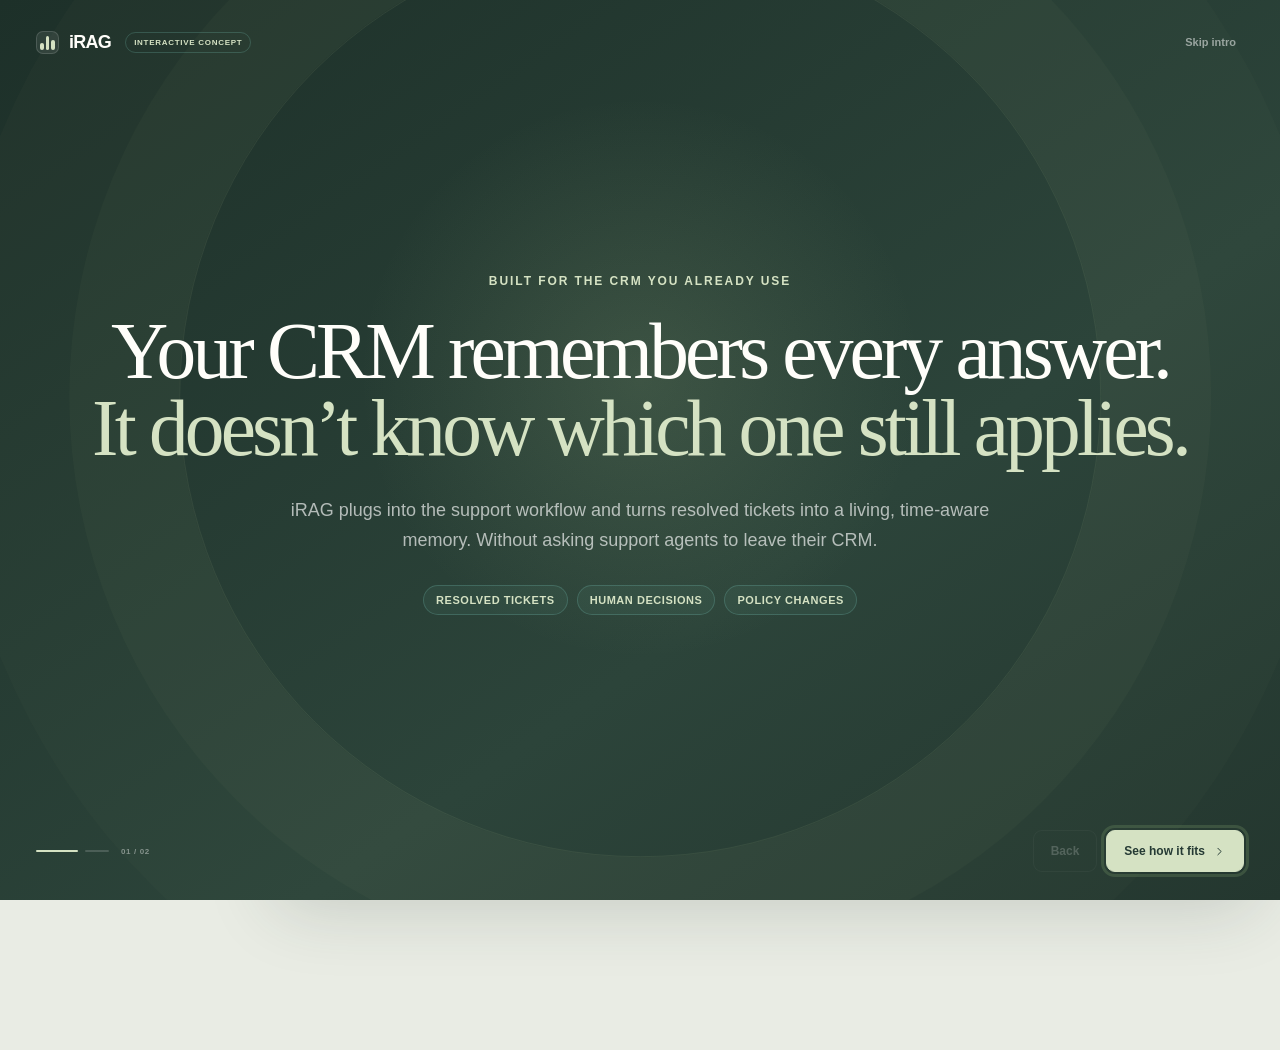
<file: demo/index.html>
<!doctype html>
<html lang="en">
  <head>
    <meta charset="utf-8">
    <meta name="viewport" content="width=device-width, initial-scale=1">
    <meta
      name="description"
      content="An interactive concept demo of iRAG for customer-support teams."
    >
    <title>iRAG - Interactive support concept</title>
    <link rel="stylesheet" href="styles.css">
  </head>
  <body>
    <div class="page-glow" aria-hidden="true"></div>

    <header class="topbar">
      <a class="brand" href="#" aria-label="iRAG home">
        <span class="brand-mark" aria-hidden="true">
          <span></span><span></span><span></span>
        </span>
        <span class="brand-name">iRAG</span>
      </a>
      <div class="topbar-context">
        <span class="concept-pill">Interactive concept</span>
        <span class="topbar-divider" aria-hidden="true"></span>
        <span class="topbar-title">Adaptive resolution memory</span>
      </div>
      <div class="topbar-actions">
        <button class="text-button" id="openOverview" type="button">
          How it works
        </button>
        <button class="icon-button" id="restartDemo" type="button" aria-label="Restart demo">
          <svg viewBox="0 0 24 24" aria-hidden="true">
            <path d="M20 11a8 8 0 1 0-2.34 5.66M20 5v6h-6"/>
          </svg>
        </button>
      </div>
    </header>

    <main class="demo-layout">
      <aside class="tour-rail" aria-label="Demo chapters">
        <div class="rail-intro">
          <span class="eyebrow">Product principles</span>
          <h1>A support memory built to earn trust.</h1>
          <p>Five principles shape every suggestion, decision, and abstention.</p>
        </div>

        <ul class="principle-list" id="principleList">
          <li data-principle="0" class="active">
            <span class="principle-marker" aria-hidden="true"><i></i></span>
            <span>
              <strong>Evidence before answers</strong>
              <small>Every suggestion shows its foundation.</small>
            </span>
          </li>
          <li data-principle="1">
            <span class="principle-marker" aria-hidden="true"><i></i></span>
            <span>
              <strong>Living organizational memory</strong>
              <small>Learn from real, validated resolutions.</small>
            </span>
          </li>
          <li data-principle="2">
            <span class="principle-marker" aria-hidden="true"><i></i></span>
            <span>
              <strong>Time-aware relevance</strong>
              <small>Current matters more than merely similar.</small>
            </span>
          </li>
          <li data-principle="3">
            <span class="principle-marker" aria-hidden="true"><i></i></span>
            <span>
              <strong>Human-governed autonomy</strong>
              <small>Teams define when iRAG can assist, act, or abstain.</small>
            </span>
          </li>
          <li data-principle="4">
            <span class="principle-marker" aria-hidden="true"><i></i></span>
            <span>
              <strong>No evidence, no guess</strong>
              <small>Abstention is a feature, not a failure.</small>
            </span>
          </li>
        </ul>

        <div class="rail-footer">
          <div class="privacy-lock" aria-hidden="true">
            <svg viewBox="0 0 24 24">
              <rect x="5" y="10" width="14" height="10" rx="2"/>
              <path d="M8 10V7a4 4 0 0 1 8 0v3"/>
            </svg>
          </div>
          <p><strong>Human-first by design</strong><br>Every suggestion remains attributable and reviewable.</p>
        </div>
      </aside>

      <section class="workspace-shell" aria-label="Simulated support workspace">
        <div class="workspace-header">
          <div class="workspace-brand">
            <span class="workspace-logo">A</span>
            <span>
              <strong>Acme Support</strong>
              <small>Agent workspace</small>
            </span>
          </div>
          <div class="workspace-search" aria-hidden="true">
            <svg viewBox="0 0 24 24">
              <circle cx="11" cy="11" r="7"/>
              <path d="m20 20-4-4"/>
            </svg>
            <span>Search tickets and customers</span>
            <kbd>⌘ K</kbd>
          </div>
          <div class="agent-avatar" aria-label="Signed in as Maya Chen">MC</div>
        </div>

        <div class="ticket-toolbar">
          <div>
            <button class="back-button" type="button" aria-label="Back to tickets">
              <svg viewBox="0 0 24 24" aria-hidden="true"><path d="m15 18-6-6 6-6"/></svg>
            </button>
            <span class="ticket-id" id="ticketId">Ticket #5943</span>
            <span class="ticket-status" id="ticketStatus">Open</span>
          </div>
          <div class="toolbar-actions">
            <button type="button" aria-label="More ticket actions">
              <svg viewBox="0 0 24 24" aria-hidden="true">
                <circle cx="5" cy="12" r="1"/><circle cx="12" cy="12" r="1"/><circle cx="19" cy="12" r="1"/>
              </svg>
            </button>
            <button class="secondary-button" type="button">Assign</button>
          </div>
        </div>

        <div class="workspace-content">
          <aside class="customer-column">
            <div class="customer-card">
              <div class="customer-heading">
                <div class="customer-avatar" id="customerAvatar">AL</div>
                <div>
                  <strong id="customerName">Alex Lewis</strong>
                  <span id="customerEmail">alex.lewis@example.com</span>
                </div>
              </div>
              <dl>
                <div>
                  <dt>Plan</dt>
                  <dd id="customerPlan">Professional</dd>
                </div>
                <div>
                  <dt>Customer since</dt>
                  <dd id="customerSince">March 2022</dd>
                </div>
                <div>
                  <dt>Previous tickets</dt>
                  <dd id="previousTickets">4</dd>
                </div>
              </dl>
            </div>

            <div class="field-group">
              <span class="field-label">Ticket fields</span>
              <label>
                Topic
                <span class="select-display" id="ticketTopic">Billing &amp; refunds</span>
              </label>
              <label>
                Priority
                <span class="select-display">Normal</span>
              </label>
              <label>
                Product
                <span class="select-display">Acme Suite</span>
              </label>
            </div>
          </aside>

          <article class="conversation-column">
            <div class="conversation-header">
              <div>
                <span class="channel-pill">
                  <svg viewBox="0 0 24 24" aria-hidden="true">
                    <path d="M4 4h16v16H4z"/><path d="m4 6 8 6 8-6"/>
                  </svg>
                  Email
                </span>
                <span class="received-time">Received 8 minutes ago</span>
              </div>
              <button class="watch-button" type="button">
                <svg viewBox="0 0 24 24" aria-hidden="true"><path d="M2 12s3.5-6 10-6 10 6 10 6-3.5 6-10 6S2 12 2 12Z"/><circle cx="12" cy="12" r="2.5"/></svg>
                Follow
              </button>
            </div>

            <div class="message-card">
              <div class="message-meta">
                <div class="message-avatar" id="messageAvatar">AL</div>
                <div>
                  <strong id="messageSender">Alex Lewis</strong>
                  <span>To: Acme Support</span>
                </div>
                <time id="messageTime">10:42 AM</time>
              </div>
              <div class="message-body">
                <h2 id="ticketSubject">Refund request after 20 days</h2>
                <p id="ticketMessage">
                  Hi, I purchased an annual subscription 20 days ago, but it isn't
                  the right fit for our team. Can I still receive a full refund?
                </p>
                <p id="ticketSignoff">Thanks,<br>Alex</p>
              </div>
            </div>

            <div class="autonomous-reply" id="autonomousReply" hidden>
              <div class="autonomous-reply-meta">
                <span class="automation-avatar" aria-hidden="true">iR</span>
                <div>
                  <strong>iRAG autonomous resolution</strong>
                  <span>Sent via Acme Support</span>
                </div>
                <time>11:24 AM</time>
              </div>
              <div class="autonomous-reply-body">
                <p>
                  Hi Jordan,<br><br>
                  Your purchase was made 7 days ago and is eligible under our
                  current 14-day refund policy. I have initiated a full refund.
                  It should appear on your original payment method within 5 to 7
                  business days.<br><br>
                  Best,<br>Acme Support
                </p>
                <div>
                  <span>Answered autonomously</span>
                  <span>Evidence attached</span>
                </div>
              </div>
            </div>

            <div class="reply-composer" id="replyComposer">
              <div class="composer-tabs">
                <button class="active" type="button">Public reply</button>
                <button type="button">Internal note</button>
              </div>
              <div
                class="composer-editor"
                id="composerEditor"
                contenteditable="true"
                role="textbox"
                aria-label="Reply editor"
                data-placeholder="Write a reply…"
              ></div>
              <div class="composer-footer">
                <div>
                  <button type="button" aria-label="Format text"><strong>Aa</strong></button>
                  <button type="button" aria-label="Attach file">
                    <svg viewBox="0 0 24 24" aria-hidden="true"><path d="m21 11-8.5 8.5a6 6 0 0 1-8.5-8.5l9-9a4 4 0 1 1 5.5 5.8L9.8 16.5a2 2 0 0 1-2.8-2.8l8-8"/></svg>
                  </button>
                </div>
                <button class="submit-button" id="submitReply" type="button" disabled>
                  Submit as solved
                </button>
              </div>
            </div>
          </article>

          <aside class="irag-panel" aria-label="iRAG assistant panel">
            <div class="irag-header">
              <div class="irag-title">
                <span class="irag-symbol" aria-hidden="true">
                  <svg viewBox="0 0 24 24">
                    <path d="M5 18V9m7 9V5m7 13v-7"/>
                    <circle cx="5" cy="6" r="2"/><circle cx="12" cy="2.5" r="2"/><circle cx="19" cy="8" r="2"/>
                  </svg>
                </span>
                <div>
                  <strong>iRAG</strong>
                  <small>Resolution memory</small>
                </div>
              </div>
              <span class="state-badge" id="stateBadge">
                <span></span>Observing
              </span>
            </div>

            <div class="panel-scroll">
              <section class="panel-screen active" data-screen="0">
                <div class="panel-hero">
                  <span class="panel-kicker">A familiar question</span>
                  <h3>This ticket resembles earlier refund decisions.</h3>
                  <p>iRAG is searching resolved tickets before offering any guidance.</p>
                </div>
                <div class="scan-visual" aria-label="Searching resolution memory">
                  <div class="scan-line"></div>
                  <div class="memory-row">
                    <span></span><span></span><span></span>
                  </div>
                  <div class="memory-row short">
                    <span></span><span></span>
                  </div>
                  <div class="memory-row">
                    <span></span><span></span><span></span>
                  </div>
                </div>
                <div class="quiet-note">
                  <svg viewBox="0 0 24 24" aria-hidden="true"><circle cx="12" cy="12" r="9"/><path d="M12 11v5m0-8v.01"/></svg>
                  <p>While observing, iRAG evaluates silently. The human agent remains the only decision-maker.</p>
                </div>
              </section>

              <section class="panel-screen" data-screen="1">
                <div class="panel-section-heading">
                  <div>
                    <span class="panel-kicker">Resolution memory</span>
                    <h3>2 strong precedents found</h3>
                  </div>
                  <span class="result-count">2 of 1,842</span>
                </div>

                <article class="precedent-card old">
                  <div class="precedent-top">
                    <span class="ticket-link">#1842</span>
                    <span class="age-pill">14 months ago</span>
                  </div>
                  <h4>Annual plan refund after 22 days</h4>
                  <blockquote>“A full refund is available within 30 days of purchase.”</blockquote>
                  <div class="score-bars">
                    <div>
                      <span>Semantic match</span><strong>96%</strong>
                      <i><b style="width: 96%"></b></i>
                    </div>
                    <div>
                      <span>Temporal weight</span><strong>38%</strong>
                      <i><b style="width: 38%"></b></i>
                    </div>
                  </div>
                </article>

                <article class="precedent-card recent">
                  <div class="precedent-top">
                    <span class="ticket-link">#4921</span>
                    <span class="age-pill new">12 days ago</span>
                  </div>
                  <h4>Refund requested after 18 days</h4>
                  <blockquote>“The updated policy limits full refunds to 14 days.”</blockquote>
                  <div class="score-bars">
                    <div>
                      <span>Semantic match</span><strong>89%</strong>
                      <i><b style="width: 89%"></b></i>
                    </div>
                    <div>
                      <span>Temporal weight</span><strong>98%</strong>
                      <i><b style="width: 98%"></b></i>
                    </div>
                  </div>
                </article>
              </section>

              <section class="panel-screen" data-screen="2">
                <div class="drift-alert">
                  <div class="drift-icon">
                    <svg viewBox="0 0 24 24" aria-hidden="true">
                      <path d="M4 18 10 12l4 4 6-9"/><path d="M16 7h4v4"/>
                    </svg>
                  </div>
                  <div>
                    <span>Knowledge drift detected</span>
                    <strong>Refund policy changed recently</strong>
                  </div>
                </div>

                <div class="ranking-card">
                  <span class="panel-kicker">Temporal reranking</span>
                  <h3>The newer precedent is more reliable.</h3>
                  <p>
                    Ticket #1842 is a closer wording match, but #4921 reflects the
                    latest accepted outcome.
                  </p>
                  <div class="ranking-equation">
                    <div>
                      <span>Semantic relevance</span>
                      <strong>×</strong>
                      <span>Time-aware weight</span>
                    </div>
                    <p>= evidence priority</p>
                  </div>
                  <div class="rank-result">
                    <span class="rank-number">1</span>
                    <div>
                      <strong>#4921 · Current policy</strong>
                      <span>Final score 0.87</span>
                    </div>
                    <span class="rank-arrow">↑</span>
                  </div>
                  <div class="rank-result muted">
                    <span class="rank-number">2</span>
                    <div>
                      <strong>#1842 · Superseded policy</strong>
                      <span>Final score 0.36</span>
                    </div>
                    <span class="rank-arrow">↓</span>
                  </div>
                </div>
              </section>

              <section class="panel-screen" data-screen="3">
                <div class="suggestion-heading">
                  <div class="suggestion-icon">
                    <svg viewBox="0 0 24 24" aria-hidden="true">
                      <path d="M9 18h6M10 22h4M8.5 14.5A6 6 0 1 1 16 14c-.7.55-1 1.2-1 2H9c0-.7-.1-1-.5-1.5Z"/>
                    </svg>
                  </div>
                  <div>
                    <span class="panel-kicker">Evidence-grounded draft</span>
                    <h3>Suggested reply</h3>
                  </div>
                </div>

                <div class="draft-card">
                  <p>
                    Hi Alex,<br><br>
                    Thanks for reaching out. Under our current policy, full refunds
                    are available within 14 days of purchase. Because your purchase
                    was made 20 days ago, it is outside the refund window.
                    <br><br>
                    I can still help you review alternative plan options.
                  </p>
                  <div class="evidence-line">
                    <span>Grounded in</span>
                    <button type="button">#4921</button>
                    <button type="button">Policy update · Jun 18</button>
                  </div>
                </div>

                <div class="decision-actions" id="decisionActions">
                  <button class="accept-button" type="button" data-decision="accept">
                    <svg viewBox="0 0 24 24" aria-hidden="true"><path d="m5 12 4 4L19 6"/></svg>
                    Use reply
                  </button>
                  <button type="button" data-decision="edit">
                    <svg viewBox="0 0 24 24" aria-hidden="true"><path d="m4 20 4.5-1L19 8.5 15.5 5 5 15.5 4 20Z"/><path d="m13.5 7 3.5 3.5"/></svg>
                    Edit
                  </button>
                  <button type="button" data-decision="reject">
                    <svg viewBox="0 0 24 24" aria-hidden="true"><path d="m6 6 12 12M18 6 6 18"/></svg>
                    Dismiss
                  </button>
                </div>

                <div class="decision-confirmation" id="decisionConfirmation" aria-live="polite">
                  <svg viewBox="0 0 24 24" aria-hidden="true"><path d="m5 12 4 4L19 6"/></svg>
                  <div>
                    <strong>Draft added to the reply</strong>
                    <span>The final response remains yours.</span>
                  </div>
                </div>
              </section>

              <section class="panel-screen" data-screen="4" aria-hidden="true"></section>

              <section class="panel-screen" data-screen="5">
                <div class="abstain-visual">
                  <div class="abstain-rings">
                    <span></span><span></span><span></span>
                    <svg viewBox="0 0 24 24" aria-hidden="true">
                      <path d="M12 3a9 9 0 1 0 9 9"/><path d="M12 8v5m0 3v.01"/>
                    </svg>
                  </div>
                </div>
                <div class="panel-hero centered">
                  <span class="panel-kicker">Insufficient evidence</span>
                  <h3>iRAG chose not to answer.</h3>
                  <p>
                    No resolved ticket directly supports recovery of a deleted custom
                    integration. Guessing would create an unsupported promise.
                  </p>
                </div>
                <div class="escalation-card">
                  <div>
                    <span>Recommended action</span>
                    <strong>Escalate to Integrations Engineering</strong>
                  </div>
                  <button type="button">Apply</button>
                </div>
                <div class="quiet-note">
                  <svg viewBox="0 0 24 24" aria-hidden="true"><path d="M12 22s8-4 8-10V5l-8-3-8 3v7c0 6 8 10 8 10Z"/><path d="m9 12 2 2 4-4"/></svg>
                  <p>Abstention is a first-class outcome. Not a system failure.</p>
                </div>
              </section>

              <section class="panel-screen" data-screen="6" aria-hidden="true"></section>
              <section class="panel-screen" data-screen="7" aria-hidden="true"></section>
              <section class="panel-screen" data-screen="8">
                <div class="panel-hero">
                  <span class="panel-kicker">Autonomy check</span>
                  <h3>This case is proven and in scope.</h3>
                  <p>
                    Before acting, iRAG verifies that current evidence and every
                    team-defined guardrail are satisfied.
                  </p>
                </div>

                <div class="guardrail-checks">
                  <div>
                    <i>✓</i>
                    <span><strong>Current policy match</strong><small>14-day refund policy · 99%</small></span>
                  </div>
                  <div>
                    <i>✓</i>
                    <span><strong>Validated precedents</strong><small>27 recent approved resolutions</small></span>
                  </div>
                  <div>
                    <i>✓</i>
                    <span><strong>Risk boundary</strong><small>Standard refund · Low risk</small></span>
                  </div>
                  <div>
                    <i>✓</i>
                    <span><strong>Knowledge stability</strong><small>No drift detected in 30 days</small></span>
                  </div>
                </div>

                <div class="autonomy-decision-card">
                  <span>Decision</span>
                  <strong>Resolve autonomously</strong>
                  <small>All 4 guardrails passed</small>
                </div>
              </section>

              <section class="panel-screen" data-screen="9">
                <div class="autonomous-success">
                  <span>
                    <svg viewBox="0 0 24 24" aria-hidden="true"><path d="m5 12 4 4L19 6"/></svg>
                  </span>
                  <div>
                    <small>Autonomous action completed</small>
                    <h3>Resolved in 1.8 seconds</h3>
                  </div>
                </div>

                <div class="audit-card">
                  <div class="audit-heading">
                    <span>Decision record</span>
                    <strong>AUTO-6127</strong>
                  </div>
                  <dl>
                    <div><dt>Action</dt><dd>Refund initiated</dd></div>
                    <div><dt>Policy</dt><dd>Refunds · Jun 18</dd></div>
                    <div><dt>Evidence</dt><dd>27 approved cases</dd></div>
                    <div><dt>Scope</dt><dd>Low-risk billing</dd></div>
                  </dl>
                </div>

                <div class="monitoring-card">
                  <i></i>
                  <div>
                    <strong>Post-action monitoring is active</strong>
                    <p>Overrides or policy drift will immediately narrow this autonomous scope.</p>
                  </div>
                </div>

                <div class="audit-actions">
                  <button type="button">View evidence</button>
                  <button type="button">Open audit log</button>
                </div>
              </section>

              <section class="panel-screen" data-screen="10" aria-hidden="true"></section>
              <section class="panel-screen" data-screen="11" aria-hidden="true"></section>
            </div>
          </aside>
        </div>

        <div class="workspace-disclaimer">
          <span>Scripted product concept</span>
          <span>•</span>
          <span>Synthetic customer data</span>
          <span>•</span>
          <span>No live systems connected</span>
        </div>
      </section>
    </main>

    <section
      class="intro-overlay active"
      id="introOverlay"
      role="dialog"
      aria-modal="true"
      aria-hidden="false"
      aria-labelledby="introTitle"
    >
      <div class="intro-glow" aria-hidden="true"></div>
      <header class="intro-header">
        <div class="intro-brand">
          <span class="brand-mark" aria-hidden="true">
            <span></span><span></span><span></span>
          </span>
          <span class="brand-name">iRAG</span>
          <i>Interactive concept</i>
        </div>
        <button id="introSkip" type="button">Skip intro</button>
      </header>

      <div class="intro-stage">
        <article class="intro-slide intro-problem active" data-intro-slide="0">
          <span class="intro-kicker">Built for the CRM you already use</span>
          <h1 id="introTitle">
            Your CRM remembers every answer.<br>
            <em>It doesn’t know which one still applies.</em>
          </h1>
          <p>
            iRAG plugs into the support workflow and turns resolved tickets into
            a living, time-aware memory. Without asking support agents to leave their CRM.
          </p>
          <div class="intro-source-list" aria-label="Signals already present in a CRM">
            <span>Resolved tickets</span>
            <span>Human decisions</span>
            <span>Policy changes</span>
          </div>
        </article>

        <article class="intro-slide intro-architecture" data-intro-slide="1">
          <span class="intro-kicker">An adaptive layer, not another destination</span>
          <h2 id="introArchitectureTitle">From resolved work to the next best action.</h2>
          <p>
            iRAG sits inside the existing CRM loop, learns from validated outcomes,
            and intervenes only when its evidence supports it.
          </p>

          <div class="integration-flow" aria-label="How iRAG integrates with a CRM">
            <article>
              <span class="flow-number">01</span>
              <small>Your CRM</small>
              <strong>Support work is resolved</strong>
              <p>Tickets, decisions, and changing policies remain in the system of record.</p>
            </article>
            <div class="flow-connector" aria-hidden="true">
              <span>Accepted outcomes</span>
              <i>→</i>
            </div>
            <article class="irag-flow-card">
              <span class="flow-number">02</span>
              <small>iRAG</small>
              <strong>A living memory forms</strong>
              <p>Retrieve semantically, weight temporally, and keep evidence attached.</p>
            </article>
            <div class="flow-connector" aria-hidden="true">
              <span>Contextual guidance</span>
              <i>→</i>
            </div>
            <article>
              <span class="flow-number">03</span>
              <small>Agent + automation</small>
              <strong>Assist or safely automate</strong>
              <p>Suggest, resolve within guardrails, escalate, and learn from approved outcomes.</p>
            </article>
          </div>

          <div class="integration-note">
            <strong>No rip-and-replace.</strong>
            iRAG learns from the work already happening inside the support team.
          </div>
        </article>
      </div>

      <footer class="intro-footer">
        <div class="intro-progress" aria-label="Intro screen 1 of 2">
          <span class="active"></span><span></span>
          <small id="introProgressLabel">01 / 02</small>
        </div>
        <div>
          <button class="intro-back" id="introBack" type="button" disabled>Back</button>
          <button class="intro-next" id="introNext" type="button">
            See how it fits
            <svg viewBox="0 0 24 24" aria-hidden="true"><path d="m9 18 6-6-6-6"/></svg>
          </button>
        </div>
      </footer>
    </section>

    <section
      class="question-interstitial"
      id="questionInterstitial"
      role="dialog"
      aria-modal="true"
      aria-hidden="true"
      aria-labelledby="interstitialTitle"
    >
      <div class="interstitial-glow" aria-hidden="true"></div>
      <div class="interstitial-brand" aria-hidden="true">
        <span class="brand-mark">
          <span></span><span></span><span></span>
        </span>
        <span class="brand-name">iRAG</span>
      </div>
      <div class="interstitial-content">
        <span class="interstitial-kicker">The reliability test</span>
        <span class="interstitial-question-mark" aria-hidden="true">?</span>
        <h2 id="interstitialTitle">What if we don’t have evidence?</h2>
        <p>
          A trustworthy assistant is defined not only by what it answers,
          but also by what it refuses to invent.
        </p>
        <div class="interstitial-principle">
          <span>No precedent</span>
          <i aria-hidden="true">→</i>
          <strong>No unsupported answer</strong>
        </div>
      </div>
      <div class="interstitial-controls">
        <button id="interstitialBack" type="button">Back</button>
        <button class="interstitial-next" id="interstitialNext" type="button">
          Test uncertainty
          <svg viewBox="0 0 24 24" aria-hidden="true"><path d="m9 18 6-6-6-6"/></svg>
        </button>
      </div>
    </section>

    <section
      class="autonomy-interstitial"
      id="autonomyInterstitial"
      role="dialog"
      aria-modal="true"
      aria-hidden="true"
      aria-labelledby="trustTitle"
    >
      <div class="interstitial-glow" aria-hidden="true"></div>
      <div class="interstitial-brand" aria-hidden="true">
        <span class="brand-mark">
          <span></span><span></span><span></span>
        </span>
        <span class="brand-name">iRAG</span>
      </div>

      <div class="autonomy-stage">
        <article class="autonomy-slide active" data-autonomy-slide="0">
          <span class="interstitial-kicker">Progressive autonomy</span>
          <h2 id="trustTitle">Trust is earned one approved answer at a time.</h2>
          <p>
            iRAG starts by observing and suggesting. As support agents repeatedly
            approve recent, evidence-backed answers, the system learns exactly
            where its recommendations are reliable.
          </p>
          <div class="trust-evidence">
            <article>
              <strong>1,248</strong>
              <span>Recent approved resolutions</span>
            </article>
            <article>
              <strong>94%</strong>
              <span>Accepted without edits</span>
            </article>
            <article>
              <strong>30 days</strong>
              <span>Stable policy window</span>
            </article>
          </div>
          <small class="illustrative-note">Illustrative thresholds for this product concept</small>
        </article>

        <article class="autonomy-slide" data-autonomy-slide="1">
          <span class="interstitial-kicker">Autonomy within guardrails</span>
          <h2 id="autonomyTitle">
            From copilot to autopilot, <em>only where trust is earned.</em>
          </h2>
          <p>
            For repeatable, low-risk cases inside a proven scope, iRAG can answer
            autonomously while still citing evidence, monitoring change, and
            escalating anything uncertain.
          </p>
          <div class="autonomy-ladder" aria-label="iRAG progression toward autonomy">
            <article class="complete">
              <i></i><span>01</span><strong>Observe</strong><small>Learn silently</small>
            </article>
            <article class="complete">
              <i></i><span>02</span><strong>Suggest</strong><small>Human approval</small>
            </article>
            <article class="active">
              <i></i><span>03</span><strong>Resolve</strong><small>Within guardrails</small>
            </article>
            <article>
              <i></i><span>04</span><strong>Escalate</strong><small>Whenever uncertain</small>
            </article>
          </div>
          <div class="autonomy-promise">
            Autonomy expands with validated evidence and contracts when the evidence changes.
          </div>
        </article>
      </div>

      <div class="interstitial-controls">
        <button id="autonomyBack" type="button">Back</button>
        <button class="interstitial-next" id="autonomyNext" type="button">
          See guarded autonomy
          <svg viewBox="0 0 24 24" aria-hidden="true"><path d="m9 18 6-6-6-6"/></svg>
        </button>
      </div>
    </section>

    <section
      class="duality-interstitial"
      id="dualityInterstitial"
      role="dialog"
      aria-modal="true"
      aria-hidden="true"
      aria-labelledby="dualityTitle"
    >
      <div class="interstitial-glow" aria-hidden="true"></div>
      <div class="interstitial-brand" aria-hidden="true">
        <span class="brand-mark">
          <span></span><span></span><span></span>
        </span>
        <span class="brand-name">iRAG</span>
      </div>

      <div class="duality-content">
        <span class="interstitial-kicker">Two engines, one adaptive system</span>
        <h2 id="dualityTitle">
          It knows what matters <em>now.</em><br>
          It earns the right to <em>act.</em>
        </h2>

        <div class="duality-grid">
          <article>
            <span class="duality-number">01</span>
            <small>Temporal intelligence</small>
            <h3>Relevant tickets, understood through time.</h3>
            <p>
              Semantic similarity finds related resolutions. Temporal weighting
              determines which evidence still reflects the current reality.
            </p>
            <div class="duality-formula">
              <span>Semantic relevance</span>
              <i>+</i>
              <span>Temporal weight</span>
              <i>=</i>
              <strong>Current evidence</strong>
            </div>
          </article>

          <div class="duality-link" aria-hidden="true">
            <span>+</span>
          </div>

          <article>
            <span class="duality-number">02</span>
            <small>Earned autonomy</small>
            <h3>Trust accumulates, autonomy follows.</h3>
            <p>
              Every recent approved outcome strengthens measurable trust. Stable
              evidence lets iRAG move from suggestion to guarded autonomous action.
            </p>
            <div class="duality-formula">
              <span>Approved outcomes</span>
              <i>+</i>
              <span>Stable accuracy</span>
              <i>=</i>
              <strong>Guarded autonomy</strong>
            </div>
          </article>
        </div>

        <p class="duality-summary">
          Know which answer still applies. Earn the confidence to act on it.
        </p>
      </div>

      <div class="interstitial-controls">
        <button id="dualityBack" type="button">Back</button>
        <button class="interstitial-next" id="dualityNext" type="button">
          See the finale
          <svg viewBox="0 0 24 24" aria-hidden="true"><path d="m9 18 6-6-6-6"/></svg>
        </button>
      </div>
    </section>

    <section
      class="outro-interstitial"
      id="outroInterstitial"
      role="dialog"
      aria-modal="true"
      aria-hidden="true"
      aria-labelledby="outroTitle"
    >
      <div class="interstitial-glow" aria-hidden="true"></div>
      <div class="outro-content">
        <div class="outro-logo" aria-label="iRAG">
          <span class="brand-mark" aria-hidden="true">
            <span></span><span></span><span></span>
          </span>
          <strong>iRAG</strong>
        </div>
        <span class="interstitial-kicker">Temporal-aware RAG · Human-governed autonomy</span>
        <h2 id="outroTitle">
          Support knowledge changes.<br>
          <em>Your AI should know when.</em>
        </h2>
        <p>
          iRAG is temporal-aware retrieval built on validated resolutions:
          it knows what changed, shows its evidence, and scales from assistance
          to autonomy inside human-defined guardrails.
        </p>
        <div class="outro-pillars" aria-label="iRAG principles">
          <span>Time-aware</span>
          <span>Evidence-grounded</span>
          <span>Human-governed</span>
        </div>
        <div class="outro-contact">
          <p>Full algorithm developed by <strong>Federico Mazzoni</strong> &amp; <strong>Andrea Failla</strong></p>
          <span>Get in contact!</span>
          <div>
            <a href="mailto:mazzoni.federico1@gmail.com">mazzoni.federico1@gmail.com</a>
            <i aria-hidden="true">·</i>
            <a href="mailto:andrea.failla.ak@gmail.com">andrea.failla.ak@gmail.com</a>
          </div>
        </div>
      </div>
      <div class="interstitial-controls">
        <button id="outroBack" type="button">Back</button>
        <button class="interstitial-next" id="outroRestart" type="button">
          Restart demo
          <svg viewBox="0 0 24 24" aria-hidden="true">
            <path d="M20 11a8 8 0 1 0-2.34 5.66M20 5v6h-6"/>
          </svg>
        </button>
      </div>
    </section>

    <section class="tour-card" id="tourCard" aria-live="polite">
      <div class="tour-progress">
        <span id="tourStepLabel">Step 1 of 12</span>
        <div class="progress-track"><i id="tourProgressBar"></i></div>
      </div>
      <div class="tour-copy">
        <div>
          <span class="tour-eyebrow" id="tourEyebrow">Start with the ticket</span>
          <h2 id="tourTitle">A customer asks a familiar question.</h2>
          <p id="tourDescription">
            The wording looks routine, but the refund policy changed recently.
            Let’s see what iRAG remembers.
          </p>
        </div>
        <div class="tour-controls">
          <button class="tour-back" id="tourBack" type="button" disabled>Back</button>
          <button class="tour-next" id="tourNext" type="button">
            Inspect memory
            <svg viewBox="0 0 24 24" aria-hidden="true"><path d="m9 18 6-6-6-6"/></svg>
          </button>
        </div>
      </div>
    </section>

    <dialog class="overview-dialog" id="overviewDialog">
      <form method="dialog">
        <button class="dialog-close" value="close" aria-label="Close overview">
          <svg viewBox="0 0 24 24" aria-hidden="true"><path d="m6 6 12 12M18 6 6 18"/></svg>
        </button>
        <span class="eyebrow">The iRAG loop</span>
        <h2>A support memory that learns from human decisions.</h2>
        <p>
          Conventional RAG starts with a static knowledge base. iRAG starts by
          observing expert resolutions, then builds a living memory from the work
          already happening inside support.
        </p>
        <div class="overview-flow">
          <article>
            <span>01</span>
            <strong>Retrieve</strong>
            <p>Find semantically relevant resolved tickets.</p>
          </article>
          <i>→</i>
          <article>
            <span>02</span>
            <strong>Rerank</strong>
            <p>Weight recent outcomes to adapt to policy drift.</p>
          </article>
          <i>→</i>
          <article>
            <span>03</span>
            <strong>Deliberate</strong>
            <p>Suggest, abstain, or escalate with evidence.</p>
          </article>
          <i>→</i>
          <article>
            <span>04</span>
            <strong>Learn</strong>
            <p>Add the human-approved resolution back to memory.</p>
          </article>
        </div>
        <button class="dialog-primary" value="close">Continue the tour</button>
      </form>
    </dialog>

    <script src="app.js"></script>
  </body>
</html>
</file>
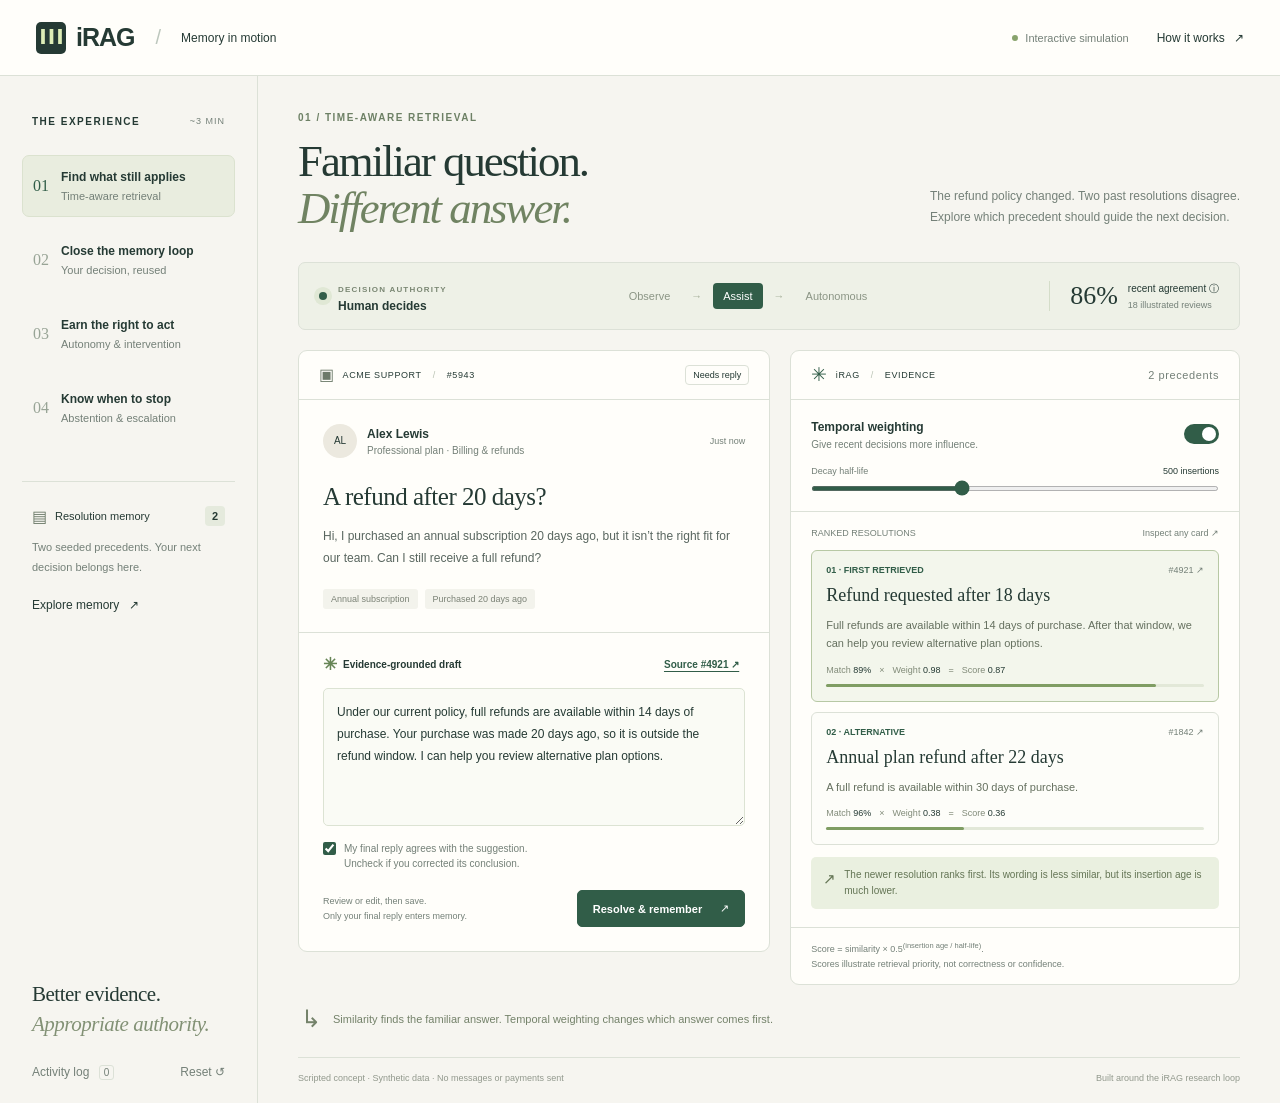
<file: demo/interactive/index.html>
<!doctype html>
<html lang="en">
<head>
  <meta charset="utf-8">
  <meta name="viewport" content="width=device-width, initial-scale=1">
  <meta name="description" content="Explore how iRAG turns resolved work into time-aware memory and earned autonomy.">
  <title>iRAG — Memory in motion</title>
  <link rel="stylesheet" href="styles.css">
</head>
<body>
  <header class="topbar">
    <a class="brand" href="./" aria-label="iRAG demo home"><span class="brand-icon" aria-hidden="true">ııı</span>iRAG<span class="brand-separator">/</span><span class="brand-caption">Memory in motion</span></a>
    <div class="topbar-actions"><span class="simulation"><i></i>Interactive simulation</span><button class="text-button" id="about">How it works <span aria-hidden="true">↗</span></button></div>
  </header>

  <div class="app-layout">
    <aside class="sidebar">
      <div class="sidebar-heading"><span class="eyebrow">THE EXPERIENCE</span><span class="duration">~3 MIN</span></div>
      <nav class="chapters" aria-label="Demo chapters">
        <button data-chapter="0" aria-current="step"><span class="chapter-number">01</span><span><strong>Find what still applies</strong><small>Time-aware retrieval</small></span></button>
        <button data-chapter="1"><span class="chapter-number">02</span><span><strong>Close the memory loop</strong><small>Your decision, reused</small></span></button>
        <button data-chapter="2"><span class="chapter-number">03</span><span><strong>Earn the right to act</strong><small>Autonomy &amp; intervention</small></span></button>
        <button data-chapter="3"><span class="chapter-number">04</span><span><strong>Know when to stop</strong><small>Abstention &amp; escalation</small></span></button>
      </nav>
      <div class="memory-widget"><div><span class="tiny-icon" aria-hidden="true">▤</span><span>Resolution memory</span><strong id="memory-count">2</strong></div><p id="memory-caption">Two seeded precedents.<br>Your next decision belongs here.</p><button class="text-button" id="memory-open">Explore memory <span aria-hidden="true">↗</span></button></div>
      <div class="sidebar-bottom"><p>Better evidence.<br><em>Appropriate authority.</em></p><div class="sidebar-links"><button class="text-button" id="audit-open">Activity log <span id="audit-count">0</span></button><button class="text-button" id="reset">Reset ↺</button></div></div>
    </aside>

    <main>
      <section class="page-heading"><div class="eyebrow" id="chapter-label">01 / TIME-AWARE RETRIEVAL</div><h1 id="headline">Familiar question.<br><em>Different answer.</em></h1><p id="intro">The refund policy changed. Two past resolutions disagree.<br>Explore which precedent should guide the next decision.</p></section>

      <section class="authority-strip" aria-label="Current decision authority">
        <div class="authority-label"><span class="status-dot"></span><div><span class="eyebrow">DECISION AUTHORITY</span><strong id="authority-name">Human decides</strong></div></div>
        <div class="state-track" aria-label="Authority stages"><span id="state-observe">Observe</span><i>→</i><span id="state-assist" class="selected">Assist</span><i>→</i><span id="state-auto">Autonomous</span></div>
        <button class="reliability" id="reliability-open"><strong id="fea">86%</strong><span>recent agreement <span aria-hidden="true">ⓘ</span><small id="observation-count">18 illustrated reviews</small></span></button>
      </section>

      <div class="mobile-tabs" role="tablist" aria-label="Workspace panels"><button role="tab" id="tab-ticket" aria-controls="ticket-panel" aria-selected="true" data-tab="ticket">Ticket &amp; decision</button><button role="tab" id="tab-evidence" aria-controls="evidence-panel" aria-selected="false" tabindex="-1" data-tab="evidence">Evidence</button></div>
      <div class="workspace" data-active-tab="ticket">
        <section class="ticket-panel panel" id="ticket-panel" aria-label="Ticket and decision">
          <div class="panel-toolbar"><span><span class="tiny-icon" aria-hidden="true">▣</span> ACME SUPPORT <span class="toolbar-divider">/</span> <span id="ticket-id">#5943</span></span><span class="pill" id="ticket-status">Needs reply</span></div>
          <div class="ticket-content"><div class="customer"><span class="avatar" id="avatar">AL</span><div><strong id="customer-name">Alex Lewis</strong><small id="customer-detail">Professional plan · Billing &amp; refunds</small></div><span class="message-time">Just now</span></div><h2 id="ticket-title">A refund after 20 days?</h2><p class="customer-message" id="ticket-message">Hi, I purchased an annual subscription 20 days ago, but it isn’t the right fit for our team. Can I still receive a full refund?</p><div class="ticket-facts" id="ticket-facts"><span>Annual subscription</span><span>Purchased 20 days ago</span></div></div>
          <div id="decision-area"></div>
        </section>

        <section class="evidence-panel panel" id="evidence-panel" aria-label="Retrieved evidence">
          <div class="panel-toolbar"><span class="evidence-brand"><span aria-hidden="true">✳</span> iRAG <span class="toolbar-divider">/</span> EVIDENCE</span><span id="evidence-count" class="muted">2 precedents</span></div>
          <div id="evidence-content"></div>
        </section>
      </div>
      <div class="lesson-note"><span aria-hidden="true">↳</span><p id="lesson-text">Similarity finds the familiar answer. Temporal weighting changes which answer comes first.</p></div>
      <footer class="page-footer"><span>Scripted concept · Synthetic data · No messages or payments sent</span><span>Built around the iRAG research loop</span></footer>
    </main>
  </div>
  <div class="toast" id="toast" role="status" aria-live="polite"></div>
  <dialog id="detail-dialog" aria-labelledby="dialog-title"><div class="dialog-header"><span class="eyebrow" id="dialog-kicker">UNDER THE SURFACE</span><button id="dialog-close" class="close-button" aria-label="Close dialog">×</button></div><h2 id="dialog-title"></h2><div id="dialog-body"></div></dialog>
  <noscript><p class="noscript">Enable JavaScript to explore this interactive demo.</p></noscript>
  <script src="app.js"></script>
</body>
</html>
</file>
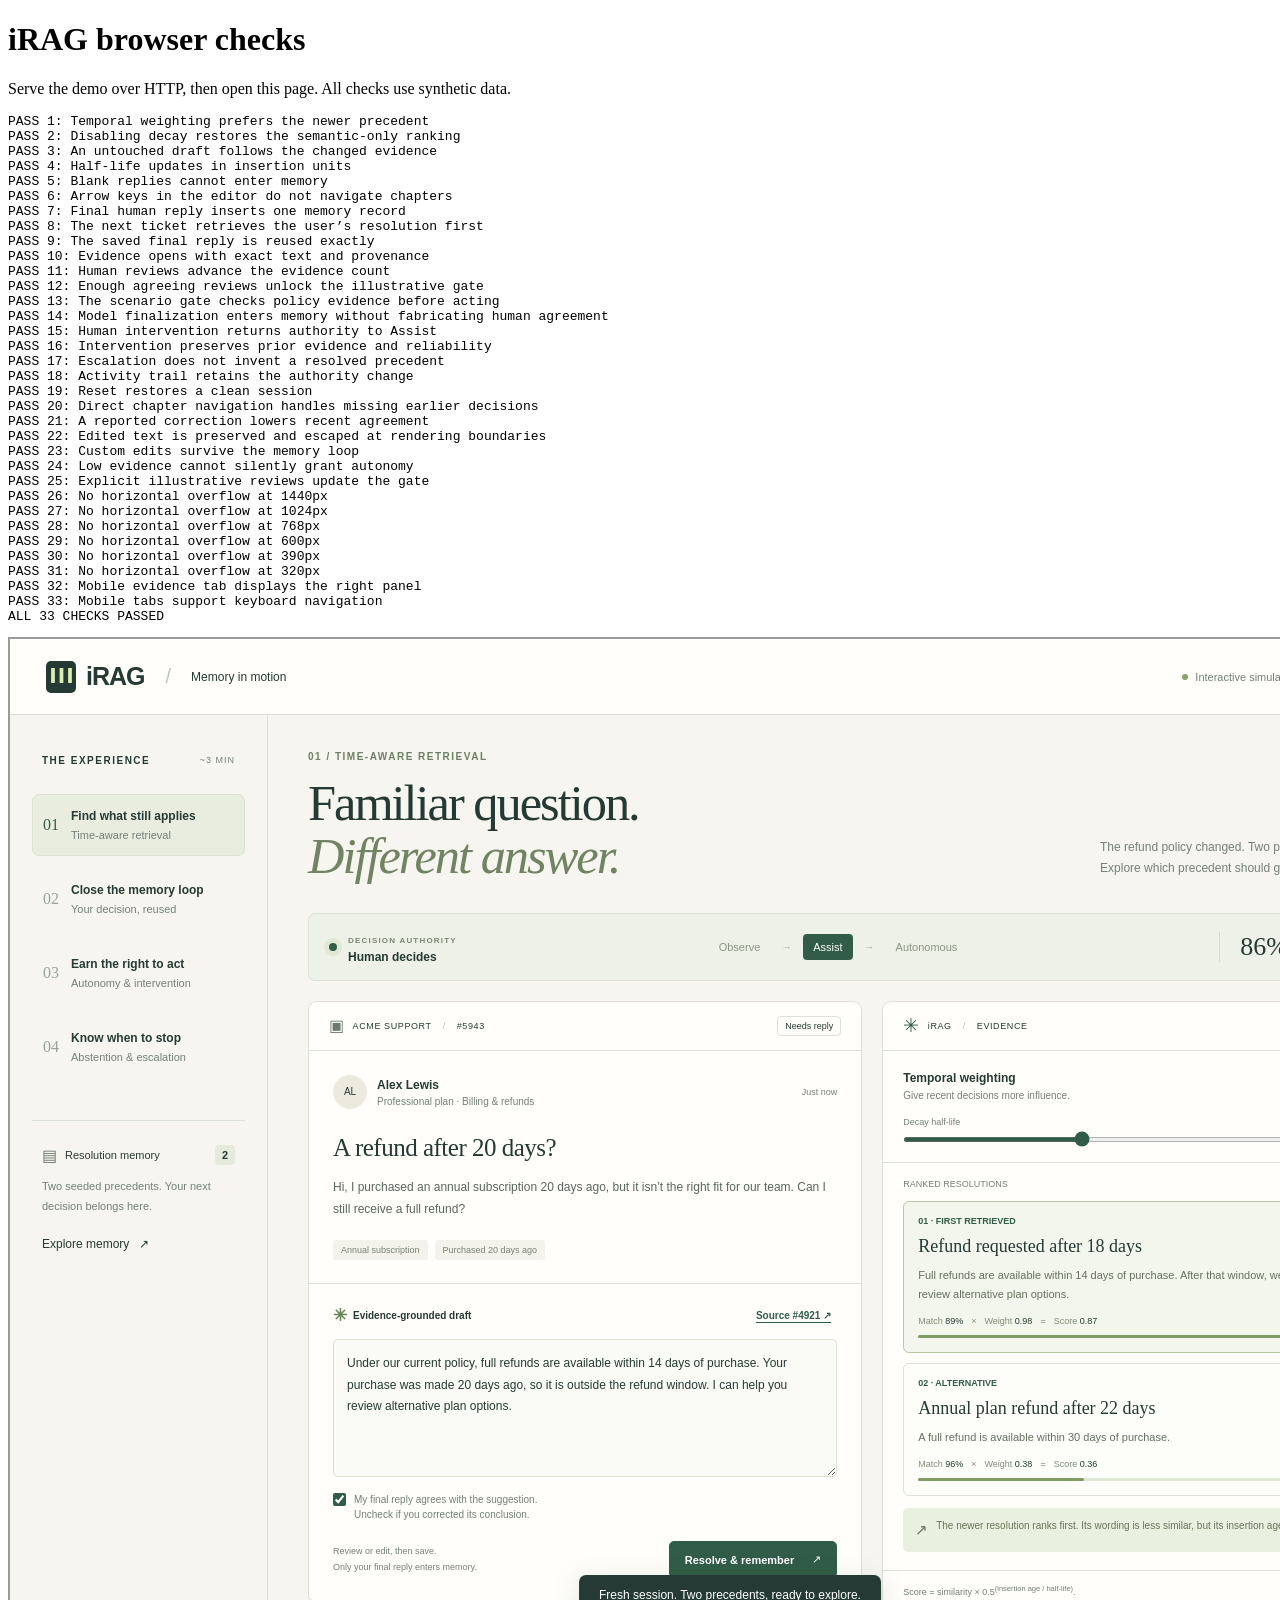
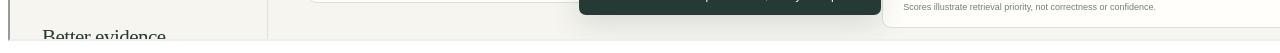
<file: demo/interactive/tests/browser.html>
<!doctype html>
<html lang="en">
<head><meta charset="utf-8"><title>iRAG browser checks</title></head>
<body>
  <h1>iRAG browser checks</h1>
  <p>Serve the demo over HTTP, then open this page. All checks use synthetic data.</p>
  <pre id="results">RUNNING</pre>
  <iframe title="Demo under test" src="../index.html" width="1440" height="1000"></iframe>
  <script>
    "use strict";
    const frame = document.querySelector("iframe");
    const results = document.querySelector("#results");
    const previewWidth = Number(new URLSearchParams(location.search).get("preview"));
    if (previewWidth >= 320 && previewWidth <= 1920) {
      document.body.style.margin = "0";
      document.querySelector("h1").hidden = true;
      document.querySelector("p").hidden = true;
      results.hidden = true;
      frame.style.cssText = `display:block;border:0;width:${previewWidth}px;height:100vh`;
    }
    frame.addEventListener("load", async () => {
      if (previewWidth) return;
      const doc = frame.contentDocument;
      const win = frame.contentWindow;
      let passed = 0;
      const lines = [];
      const find = (selector) => doc.querySelector(selector);
      const click = (selector) => {
        const element = find(selector);
        if (!element) throw new Error(`Missing control: ${selector}`);
        element.click();
      };
      const assert = (condition, message) => {
        if (!condition) throw new Error(message);
        lines.push(`PASS ${++passed}: ${message}`);
      };
      const input = (text) => {
        find("#reply").value = text;
        find("#reply").dispatchEvent(new win.Event("input", { bubbles: true }));
      };
      try {
        assert(find(".precedent").dataset.record === "4921", "Temporal weighting prefers the newer precedent");
        click("#temporal-toggle");
        assert(find(".precedent").dataset.record === "1842", "Disabling decay restores the semantic-only ranking");
        assert(find("#reply").value.includes("30-day"), "An untouched draft follows the changed evidence");
        click("#temporal-toggle");
        find("#half-life").value = "100";
        find("#half-life").dispatchEvent(new win.Event("input", { bubbles: true }));
        find("#half-life").dispatchEvent(new win.Event("change", { bubbles: true }));
        assert(find("#half-life-output").textContent === "100 insertions", "Half-life updates in insertion units");
        const reply = find("#reply").value;
        input("  ");
        assert(find("#save-reply").disabled, "Blank replies cannot enter memory");
        input(reply);
        find("#reply").focus();
        find("#reply").dispatchEvent(new win.KeyboardEvent("keydown", { key: "ArrowRight", bubbles: true }));
        assert(find("[aria-current]").dataset.chapter === "0", "Arrow keys in the editor do not navigate chapters");
        click("#save-reply");
        assert(find("#memory-count").textContent === "3", "Final human reply inserts one memory record");
        click("[data-action=next]");
        assert(find(".precedent").dataset.record === "5943", "The next ticket retrieves the user’s resolution first");
        assert(find("#reply").value === reply, "The saved final reply is reused exactly");
        click(".precedent");
        assert(find("#detail-dialog").open && find("#dialog-body").textContent.includes(reply), "Evidence opens with exact text and provenance");
        click("#dialog-close");
        click("#save-reply");
        assert(find("#observation-count").textContent.startsWith("20 "), "Human reviews advance the evidence count");
        click("[data-action=next]");
        assert(!find("[data-action=auto]").disabled, "Enough agreeing reviews unlock the illustrative gate");
        click("#temporal-toggle");
        assert(find("[data-action=auto]").disabled, "The scenario gate checks policy evidence before acting");
        click("#temporal-toggle");
        const feaBefore = find("#fea").textContent;
        click("[data-action=auto]");
        assert(find("#memory-count").textContent === "5" && find("#fea").textContent === feaBefore, "Model finalization enters memory without fabricating human agreement");
        click("[data-action=intervene]");
        assert(find("#authority-name").textContent === "Human decides", "Human intervention returns authority to Assist");
        assert(find("#fea").textContent === feaBefore && find("#memory-count").textContent === "5", "Intervention preserves prior evidence and reliability");
        click("[data-action=next]");
        click("[data-action=escalate]");
        assert(find("#ticket-status").textContent === "Escalated" && find("#memory-count").textContent === "5", "Escalation does not invent a resolved precedent");
        click("[data-action=audit]");
        assert(find("#dialog-body").textContent.includes("Human intervention restored Assist"), "Activity trail retains the authority change");
        click("#dialog-close");
        click("#reset");
        assert(find("#memory-count").textContent === "2" && find("#fea").textContent === "86%", "Reset restores a clean session");
        click('[data-chapter="1"]');
        assert(Boolean(find("[data-action=first]")), "Direct chapter navigation handles missing earlier decisions");
        click("[data-action=first]");
        const literal = "Keep <strong>this exact text</strong> & review manually.";
        input(literal);
        click("#agrees");
        click("#save-reply");
        assert(parseInt(find("#fea").textContent, 10) < 86, "A reported correction lowers recent agreement");
        assert(find(".result-box p").textContent === literal && !find(".result-box p strong"), "Edited text is preserved and escaped at rendering boundaries");
        click("[data-action=next]");
        assert(find("#reply").value === literal, "Custom edits survive the memory loop");
        click('[data-chapter="2"]');
        assert(find("[data-action=auto]").disabled, "Low evidence cannot silently grant autonomy");
        click("[data-action=reviews]");
        assert(!find("[data-action=auto]").disabled, "Explicit illustrative reviews update the gate");
        click("#reset");
        for (const width of [1440, 1024, 768, 600, 390, 320]) {
          frame.style.width = `${width}px`;
          await new Promise((resolve) => setTimeout(resolve, 30));
          assert(doc.documentElement.scrollWidth <= win.innerWidth, `No horizontal overflow at ${width}px`);
        }
        click("#tab-evidence");
        assert(win.getComputedStyle(find("#ticket-panel")).display === "none" && win.getComputedStyle(find("#evidence-panel")).display !== "none", "Mobile evidence tab displays the right panel");
        find("#tab-evidence").dispatchEvent(new win.KeyboardEvent("keydown", { key: "ArrowLeft", bubbles: true }));
        assert(find("#tab-ticket").getAttribute("aria-selected") === "true", "Mobile tabs support keyboard navigation");
        frame.style.width = "1440px";
        lines.push(`ALL ${passed} CHECKS PASSED`);
        document.body.dataset.result = "passed";
      } catch (error) {
        lines.push(`FAIL: ${error.message}`);
        document.body.dataset.result = "failed";
      }
      results.textContent = lines.join("\n");
    });
  </script>
</body>
</html>
</file>
<file: demo/styles.css>
:root {
  /* Muted ink, sage, and parchment are shared with demo/interactive. */
  --ink-950: #253a34;
  --ink-900: #30453e;
  --ink-800: #465951;
  --ink-700: #5c6d65;
  --ink-600: #748078;
  --ink-500: #8b968d;
  --ink-300: #c8d0c5;
  --ink-200: #dce1d7;
  --ink-100: #edf2e6;
  --ink-50: #f6f5f0;
  --white: #fffefa;
  --teal-700: #315d48;
  --teal-600: #47705a;
  --teal-500: #6f8c62;
  --teal-300: #c8d9b7;
  --teal-200: #d5e2c3;
  --teal-100: #e6efda;
  --teal-50: #f2f6ea;
  --coral-600: #a76d59;
  --coral-100: #f2e1d9;
  --amber-700: #9a681c;
  --amber-100: #faf0db;
  --blue-600: #627c72;
  --blue-100: #e8efea;
  --purple-600: #747a68;
  --purple-100: #edeee7;
  --shadow-sm: 0 1px 2px rgba(37, 58, 52, 0.06);
  --shadow-md: 0 12px 36px rgba(37, 58, 52, 0.12);
  --shadow-lg: 0 26px 70px rgba(37, 58, 52, 0.18);
  --radius-sm: 8px;
  --radius-md: 13px;
  --radius-lg: 20px;
  --ease: cubic-bezier(0.22, 1, 0.36, 1);
}

* {
  box-sizing: border-box;
}

html {
  min-width: 320px;
  background: #e9ece4;
}

body {
  min-height: 100vh;
  margin: 0;
  overflow-x: hidden;
  color: var(--ink-900);
  font-family:
    Inter, ui-sans-serif, -apple-system, BlinkMacSystemFont, "Segoe UI",
    sans-serif;
  -webkit-font-smoothing: antialiased;
}

button,
input {
  font: inherit;
}

button {
  color: inherit;
}

button:focus-visible,
[contenteditable="true"]:focus-visible {
  outline: 3px solid rgba(111, 140, 98, 0.32);
  outline-offset: 2px;
}

svg {
  display: block;
  fill: none;
  stroke: currentColor;
  stroke-linecap: round;
  stroke-linejoin: round;
  stroke-width: 1.8;
}

.page-glow {
  position: fixed;
  z-index: -1;
  inset: 0;
  background:
    radial-gradient(circle at 76% 8%, rgba(111, 140, 98, 0.16), transparent 32%),
    radial-gradient(circle at 7% 90%, rgba(94, 112, 98, 0.1), transparent 26%),
    linear-gradient(135deg, #f6f5f0, #e9ece4);
}

.topbar {
  position: relative;
  z-index: 20;
  display: flex;
  align-items: center;
  height: 64px;
  padding: 0 24px;
  border-bottom: 1px solid rgba(48, 69, 62, 0.13);
  background: rgba(255, 254, 250, 0.88);
  backdrop-filter: blur(18px);
}

.brand {
  display: inline-flex;
  align-items: center;
  gap: 10px;
  color: var(--ink-950);
  text-decoration: none;
}

.brand-mark {
  display: flex;
  align-items: flex-end;
  gap: 2px;
  width: 23px;
  height: 23px;
  padding: 3px;
  border-radius: 7px;
  background: var(--ink-950);
}

.brand-mark span {
  width: 4px;
  border-radius: 3px;
  background: var(--teal-200);
}

.brand-mark span:nth-child(1) {
  height: 7px;
}

.brand-mark span:nth-child(2) {
  height: 14px;
}

.brand-mark span:nth-child(3) {
  height: 10px;
}

.brand-name {
  font-size: 18px;
  font-weight: 800;
  letter-spacing: -0.04em;
}

.topbar-context {
  display: flex;
  align-items: center;
  gap: 14px;
  margin-left: 28px;
}

.concept-pill {
  padding: 5px 9px;
  border: 1px solid var(--teal-200);
  border-radius: 99px;
  background: var(--teal-50);
  color: var(--teal-700);
  font-size: 11px;
  font-weight: 750;
  letter-spacing: 0.04em;
  text-transform: uppercase;
}

.topbar-divider {
  width: 1px;
  height: 20px;
  background: var(--ink-200);
}

.topbar-title {
  color: var(--ink-600);
  font-size: 13px;
  font-weight: 600;
}

.topbar-actions {
  display: flex;
  align-items: center;
  gap: 8px;
  margin-left: auto;
}

.text-button,
.icon-button {
  border: 0;
  background: transparent;
  cursor: pointer;
}

.text-button {
  padding: 8px 10px;
  color: var(--ink-700);
  font-size: 13px;
  font-weight: 650;
}

.text-button:hover {
  color: var(--teal-700);
}

.icon-button {
  display: grid;
  width: 34px;
  height: 34px;
  place-items: center;
  border: 1px solid var(--ink-200);
  border-radius: 9px;
  background: var(--white);
}

.icon-button:hover {
  border-color: var(--ink-300);
  background: var(--ink-50);
}

.icon-button svg {
  width: 16px;
  height: 16px;
}

.demo-layout {
  display: grid;
  grid-template-columns: 252px minmax(0, 1fr);
  min-height: calc(100vh - 64px);
  padding-bottom: 150px;
}

.tour-rail {
  position: relative;
  display: flex;
  flex-direction: column;
  min-height: calc(100vh - 64px);
  padding: 34px 24px 28px;
  border-right: 1px solid rgba(48, 69, 62, 0.12);
  background: rgba(246, 245, 240, 0.62);
}

.eyebrow,
.panel-kicker,
.tour-eyebrow {
  color: var(--teal-700);
  font-size: 10px;
  font-weight: 800;
  letter-spacing: 0.13em;
  text-transform: uppercase;
}

.rail-intro h1 {
  max-width: 205px;
  margin: 10px 0 10px;
  color: var(--ink-950);
  font-family: Georgia, "Times New Roman", serif;
  font-size: 27px;
  font-weight: 500;
  letter-spacing: -0.025em;
  line-height: 1.08;
}

.rail-intro p {
  margin: 0;
  color: var(--ink-600);
  font-size: 13px;
  line-height: 1.55;
}

.principle-list {
  display: flex;
  flex-direction: column;
  gap: 5px;
  margin: 28px 0 22px;
  padding: 0;
  list-style: none;
}

.principle-list li {
  position: relative;
  display: grid;
  grid-template-columns: 18px 1fr;
  gap: 8px;
  padding: 10px 8px;
  border-radius: 9px;
  transition:
    background 220ms var(--ease),
    box-shadow 220ms var(--ease),
    opacity 220ms var(--ease);
}

.principle-list li::before {
  position: absolute;
  top: 0;
  bottom: 0;
  left: -24px;
  width: 3px;
  border-radius: 0 3px 3px 0;
  background: var(--teal-500);
  content: "";
  opacity: 0;
  transform: scaleY(0.35);
  transition: 240ms var(--ease);
}

.principle-list li.active::before {
  opacity: 1;
  transform: scaleY(1);
}

.principle-list li.active {
  background: var(--white);
  box-shadow: var(--shadow-sm);
}

.principle-marker {
  display: grid;
  width: 14px;
  height: 14px;
  margin-top: 1px;
  place-items: center;
  border: 1px solid var(--ink-300);
  border-radius: 50%;
  transition:
    border-color 220ms var(--ease),
    background 220ms var(--ease);
}

.principle-marker i {
  width: 5px;
  height: 5px;
  border-radius: 50%;
  background: var(--teal-700);
  opacity: 0;
  transform: scale(0.35);
  transition: 220ms var(--ease);
}

.principle-list .active .principle-marker {
  border-color: var(--teal-500);
  background: var(--teal-100);
}

.principle-list .active .principle-marker i {
  opacity: 1;
  transform: scale(1);
}

.principle-list strong,
.principle-list small {
  display: block;
}

.principle-list strong {
  color: var(--ink-700);
  font-size: 13px;
  font-weight: 700;
  line-height: 1.2;
}

.principle-list small {
  margin-top: 3px;
  color: var(--ink-500);
  font-size: 11px;
  line-height: 1.35;
}

.principle-list .active strong {
  color: var(--ink-950);
}

.rail-footer {
  display: flex;
  align-items: flex-start;
  gap: 10px;
  margin-top: auto;
  padding-top: 20px;
  border-top: 1px solid var(--ink-200);
}

.privacy-lock {
  display: grid;
  flex: 0 0 auto;
  width: 30px;
  height: 30px;
  place-items: center;
  border-radius: 8px;
  background: var(--teal-100);
  color: var(--teal-700);
}

.privacy-lock svg {
  width: 15px;
  height: 15px;
}

.rail-footer p {
  margin: 0;
  color: var(--ink-500);
  font-size: 9.5px;
  line-height: 1.45;
}

.rail-footer strong {
  color: var(--ink-700);
  font-size: 10px;
}

.workspace-shell {
  align-self: start;
  min-width: 0;
  margin: 24px;
  overflow: hidden;
  border: 1px solid rgba(36, 54, 50, 0.18);
  border-radius: 15px;
  background: var(--white);
  box-shadow: var(--shadow-md);
}

.workspace-header {
  display: grid;
  grid-template-columns: 1fr minmax(280px, 420px) 1fr;
  align-items: center;
  height: 54px;
  padding: 0 16px;
  border-bottom: 1px solid var(--ink-200);
  background: var(--ink-950);
  color: var(--white);
}

.workspace-brand {
  display: flex;
  align-items: center;
  gap: 9px;
}

.workspace-logo {
  display: grid;
  width: 28px;
  height: 28px;
  place-items: center;
  border-radius: 8px;
  background: var(--teal-500);
  font-size: 12px;
  font-weight: 800;
}

.workspace-brand strong,
.workspace-brand small {
  display: block;
}

.workspace-brand strong {
  font-size: 11px;
}

.workspace-brand small {
  margin-top: 1px;
  color: rgba(255, 255, 255, 0.5);
  font-size: 8px;
}

.workspace-search {
  display: flex;
  align-items: center;
  gap: 8px;
  height: 31px;
  padding: 0 10px;
  border: 1px solid rgba(255, 255, 255, 0.13);
  border-radius: 8px;
  background: rgba(255, 255, 255, 0.08);
  color: rgba(255, 255, 255, 0.55);
  font-size: 9px;
}

.workspace-search svg {
  width: 13px;
  height: 13px;
}

.workspace-search kbd {
  margin-left: auto;
  padding: 2px 5px;
  border: 1px solid rgba(255, 255, 255, 0.13);
  border-radius: 4px;
  background: rgba(0, 0, 0, 0.16);
  color: rgba(255, 255, 255, 0.45);
  font: inherit;
}

.agent-avatar {
  display: grid;
  width: 29px;
  height: 29px;
  margin-left: auto;
  place-items: center;
  border: 1px solid rgba(255, 255, 255, 0.18);
  border-radius: 50%;
  background: #6c5c99;
  font-size: 8px;
  font-weight: 750;
}

.ticket-toolbar {
  display: flex;
  align-items: center;
  justify-content: space-between;
  height: 50px;
  padding: 0 15px;
  border-bottom: 1px solid var(--ink-200);
  background: var(--ink-50);
}

.ticket-toolbar > div,
.toolbar-actions {
  display: flex;
  align-items: center;
}

.back-button,
.toolbar-actions button {
  display: grid;
  place-items: center;
  border: 0;
  background: transparent;
  cursor: default;
}

.back-button {
  width: 28px;
  height: 28px;
  margin-right: 5px;
  border-radius: 7px;
}

.back-button svg {
  width: 14px;
  height: 14px;
}

.ticket-id {
  color: var(--ink-900);
  font-size: 11px;
  font-weight: 750;
}

.ticket-status {
  margin-left: 8px;
  padding: 3px 7px;
  border-radius: 99px;
  background: var(--amber-100);
  color: var(--amber-700);
  font-size: 8px;
  font-weight: 700;
}

.toolbar-actions {
  gap: 6px;
}

.toolbar-actions > button:first-child {
  width: 28px;
  height: 28px;
}

.toolbar-actions svg {
  width: 15px;
  height: 15px;
}

.secondary-button {
  width: auto !important;
  height: 28px !important;
  padding: 0 10px;
  border: 1px solid var(--ink-200) !important;
  border-radius: 7px;
  background: var(--white) !important;
  color: var(--ink-700);
  font-size: 9px;
  font-weight: 650;
}

.workspace-content {
  position: relative;
  display: grid;
  grid-template-columns: 172px minmax(360px, 1fr) 344px;
  height: min(610px, calc(100vh - 218px));
  min-height: 520px;
}

.customer-column,
.conversation-column,
.irag-panel {
  min-width: 0;
  transition:
    opacity 260ms var(--ease),
    filter 260ms var(--ease),
    box-shadow 340ms var(--ease);
}

.workspace-content.focus-conversation .customer-column,
.workspace-content.focus-conversation .irag-panel,
.workspace-content.focus-assistant .customer-column,
.workspace-content.focus-assistant .conversation-column,
.workspace-content.focus-both .customer-column {
  opacity: 0.48;
  filter: saturate(0.55);
}

.workspace-content.focus-conversation .conversation-column,
.workspace-content.focus-assistant .irag-panel,
.workspace-content.focus-both .conversation-column,
.workspace-content.focus-both .irag-panel {
  z-index: 2;
  box-shadow:
    inset 0 0 0 2px rgba(111, 140, 98, 0.68),
    inset 0 0 72px rgba(213, 226, 195, 0.18);
}

.customer-column {
  padding: 17px 13px;
  border-right: 1px solid var(--ink-200);
  background: var(--ink-50);
}

.customer-card {
  padding-bottom: 16px;
  border-bottom: 1px solid var(--ink-200);
}

.customer-heading {
  display: flex;
  align-items: center;
  gap: 9px;
}

.customer-avatar,
.message-avatar {
  display: grid;
  flex: 0 0 auto;
  place-items: center;
  border-radius: 50%;
  background: var(--teal-100);
  color: var(--teal-700);
  font-weight: 800;
}

.customer-avatar {
  width: 34px;
  height: 34px;
  font-size: 9px;
}

.customer-heading strong,
.customer-heading span {
  display: block;
}

.customer-heading strong {
  color: var(--ink-900);
  font-size: 10px;
}

.customer-heading span {
  max-width: 102px;
  margin-top: 2px;
  overflow: hidden;
  color: var(--ink-500);
  font-size: 7px;
  text-overflow: ellipsis;
}

.customer-card dl {
  display: flex;
  flex-direction: column;
  gap: 8px;
  margin: 15px 0 0;
}

.customer-card dl div {
  display: flex;
  justify-content: space-between;
  gap: 8px;
}

.customer-card dt,
.customer-card dd {
  margin: 0;
  font-size: 8px;
}

.customer-card dt {
  color: var(--ink-500);
}

.customer-card dd {
  color: var(--ink-700);
  font-weight: 650;
  text-align: right;
}

.field-group {
  display: flex;
  flex-direction: column;
  gap: 10px;
  padding-top: 16px;
}

.field-label {
  color: var(--ink-500);
  font-size: 8px;
  font-weight: 750;
  letter-spacing: 0.08em;
  text-transform: uppercase;
}

.field-group label {
  color: var(--ink-600);
  font-size: 8px;
  font-weight: 600;
}

.select-display {
  position: relative;
  display: block;
  margin-top: 4px;
  padding: 7px 23px 7px 8px;
  overflow: hidden;
  border: 1px solid var(--ink-200);
  border-radius: 6px;
  background: var(--white);
  color: var(--ink-700);
  font-size: 8px;
  font-weight: 500;
  text-overflow: ellipsis;
  white-space: nowrap;
}

.select-display::after {
  position: absolute;
  top: 7px;
  right: 8px;
  content: "⌄";
  color: var(--ink-500);
}

.conversation-column {
  position: relative;
  display: flex;
  flex-direction: column;
  padding: 18px 20px 15px;
  overflow-y: auto;
  background: var(--white);
}

.conversation-header {
  display: flex;
  align-items: center;
  justify-content: space-between;
}

.conversation-header > div {
  display: flex;
  align-items: center;
  gap: 7px;
}

.channel-pill {
  display: inline-flex;
  align-items: center;
  gap: 4px;
  padding: 4px 7px;
  border-radius: 5px;
  background: var(--ink-100);
  color: var(--ink-700);
  font-size: 8px;
  font-weight: 650;
}

.channel-pill svg {
  width: 10px;
  height: 10px;
}

.received-time {
  color: var(--ink-500);
  font-size: 8px;
}

.watch-button {
  display: inline-flex;
  align-items: center;
  gap: 4px;
  padding: 4px 6px;
  border: 0;
  background: transparent;
  color: var(--ink-500);
  font-size: 8px;
}

.watch-button svg {
  width: 11px;
  height: 11px;
}

.message-card {
  margin-top: 16px;
  padding-bottom: 20px;
  border-bottom: 1px solid var(--ink-200);
}

.message-meta {
  display: grid;
  grid-template-columns: 28px 1fr auto;
  align-items: center;
  gap: 7px;
}

.message-avatar {
  width: 28px;
  height: 28px;
  font-size: 8px;
}

.message-meta strong,
.message-meta span {
  display: block;
}

.message-meta strong {
  font-size: 9px;
}

.message-meta span,
.message-meta time {
  margin-top: 1px;
  color: var(--ink-500);
  font-size: 7px;
}

.message-body {
  margin: 16px 0 0 35px;
}

.message-body h2 {
  margin: 0 0 13px;
  color: var(--ink-950);
  font-size: 13px;
  letter-spacing: -0.01em;
}

.message-body p {
  max-width: 570px;
  margin: 0 0 12px;
  color: var(--ink-700);
  font-size: 10px;
  line-height: 1.65;
}

.autonomous-reply {
  margin: 17px 0 18px 35px;
  overflow: hidden;
  border: 1px solid var(--teal-200);
  border-radius: 10px;
  background: var(--teal-50);
  box-shadow: var(--shadow-sm);
}

.autonomous-reply-meta {
  display: grid;
  grid-template-columns: 28px 1fr auto;
  align-items: center;
  gap: 8px;
  padding: 10px 11px;
  border-bottom: 1px solid rgba(31, 155, 139, 0.16);
  background: rgba(255, 255, 255, 0.58);
}

.automation-avatar {
  display: grid;
  width: 28px;
  height: 28px;
  place-items: center;
  border-radius: 8px;
  background: var(--ink-950);
  color: var(--teal-200);
  font-size: 8px;
  font-weight: 800;
}

.autonomous-reply-meta strong,
.autonomous-reply-meta span {
  display: block;
}

.autonomous-reply-meta strong {
  color: var(--ink-900);
  font-size: 9px;
}

.autonomous-reply-meta span,
.autonomous-reply-meta time {
  margin-top: 2px;
  color: var(--ink-500);
  font-size: 7px;
}

.autonomous-reply-body {
  padding: 12px;
}

.autonomous-reply-body > p {
  margin: 0;
  color: var(--ink-700);
  font-size: 9px;
  line-height: 1.55;
}

.autonomous-reply-body > div {
  display: flex;
  gap: 6px;
  margin-top: 11px;
}

.autonomous-reply-body > div span {
  padding: 4px 6px;
  border: 1px solid var(--teal-200);
  border-radius: 99px;
  background: var(--white);
  color: var(--teal-700);
  font-size: 7px;
  font-weight: 700;
}

.reply-composer {
  margin-top: auto;
  border: 1px solid var(--ink-200);
  border-radius: 8px;
  background: var(--white);
  box-shadow: var(--shadow-sm);
}

.composer-tabs {
  display: flex;
  gap: 16px;
  height: 32px;
  padding: 0 10px;
  border-bottom: 1px solid var(--ink-200);
}

.composer-tabs button {
  position: relative;
  border: 0;
  background: transparent;
  color: var(--ink-500);
  font-size: 8px;
  font-weight: 650;
}

.composer-tabs button.active {
  color: var(--teal-700);
}

.composer-tabs button.active::after {
  position: absolute;
  right: 0;
  bottom: -1px;
  left: 0;
  height: 2px;
  background: var(--teal-600);
  content: "";
}

.composer-editor {
  min-height: 67px;
  padding: 11px;
  color: var(--ink-800);
  font-size: 9px;
  line-height: 1.45;
  white-space: pre-wrap;
}

.composer-editor:empty::before {
  color: var(--ink-300);
  content: attr(data-placeholder);
}

.composer-footer {
  display: flex;
  align-items: center;
  justify-content: space-between;
  padding: 7px 8px;
  border-top: 1px solid var(--ink-100);
}

.composer-footer > div {
  display: flex;
  align-items: center;
  gap: 2px;
}

.composer-footer button {
  border: 0;
  background: transparent;
}

.composer-footer > div button {
  display: grid;
  width: 25px;
  height: 24px;
  place-items: center;
  border-radius: 5px;
  color: var(--ink-500);
  font-size: 8px;
}

.composer-footer svg {
  width: 12px;
  height: 12px;
}

.composer-footer .submit-button {
  padding: 6px 10px;
  border-radius: 6px;
  background: var(--teal-700);
  color: var(--white);
  font-size: 8px;
  font-weight: 700;
}

.composer-footer .submit-button:disabled {
  background: var(--ink-200);
  color: var(--ink-500);
}

.irag-panel {
  border-left: 1px solid var(--ink-200);
  background: var(--ink-50);
}

.irag-header {
  display: flex;
  align-items: center;
  justify-content: space-between;
  height: 55px;
  padding: 0 16px;
  border-bottom: 1px solid var(--ink-200);
  background: var(--white);
}

.irag-title {
  display: flex;
  align-items: center;
  gap: 8px;
}

.irag-symbol {
  display: grid;
  width: 29px;
  height: 29px;
  place-items: center;
  border-radius: 8px;
  background: var(--ink-950);
  color: var(--teal-200);
}

.irag-symbol svg {
  width: 17px;
  height: 17px;
}

.irag-title strong,
.irag-title small {
  display: block;
}

.irag-title strong {
  font-size: 11px;
  letter-spacing: -0.02em;
}

.irag-title small {
  margin-top: 1px;
  color: var(--ink-500);
  font-size: 7px;
}

.state-badge {
  display: inline-flex;
  align-items: center;
  gap: 5px;
  padding: 5px 7px;
  border: 1px solid var(--ink-200);
  border-radius: 99px;
  background: var(--ink-50);
  color: var(--ink-600);
  font-size: 7px;
  font-weight: 700;
  text-transform: uppercase;
}

.state-badge > span {
  width: 5px;
  height: 5px;
  border-radius: 50%;
  background: var(--teal-500);
  box-shadow: 0 0 0 3px var(--teal-100);
}

.state-badge.assisting {
  border-color: var(--teal-200);
  background: var(--teal-50);
  color: var(--teal-700);
}

.state-badge.abstaining {
  border-color: #e3cdbc;
  background: #fbf2ec;
  color: var(--coral-600);
}

.state-badge.abstaining > span {
  background: var(--coral-600);
  box-shadow: 0 0 0 3px var(--coral-100);
}

.panel-scroll {
  position: relative;
  height: calc(100% - 55px);
  overflow: hidden auto;
}

.panel-screen {
  display: none;
  min-height: 100%;
  padding: 20px 18px;
  animation: panel-in 420ms var(--ease) both;
}

.panel-screen.active {
  display: block;
}

@keyframes panel-in {
  from {
    opacity: 0;
    transform: translateY(8px);
  }
  to {
    opacity: 1;
    transform: translateY(0);
  }
}

.panel-hero h3,
.panel-section-heading h3,
.ranking-card h3,
.suggestion-heading h3,
.outcome-hero h3 {
  margin: 7px 0;
  color: var(--ink-950);
  font-size: 17px;
  letter-spacing: -0.035em;
  line-height: 1.18;
}

.panel-hero p,
.ranking-card > p,
.outcome-hero > p {
  margin: 0;
  color: var(--ink-600);
  font-size: 10px;
  line-height: 1.6;
}

.scan-visual {
  position: relative;
  margin: 28px 0;
  overflow: hidden;
  padding: 16px;
  border: 1px solid var(--ink-200);
  border-radius: 12px;
  background: var(--white);
}

.scan-line {
  position: absolute;
  z-index: 2;
  top: 0;
  bottom: 0;
  width: 80px;
  background: linear-gradient(90deg, transparent, rgba(10, 155, 139, 0.16), transparent);
  animation: scan 2.4s ease-in-out infinite;
}

@keyframes scan {
  from {
    left: -80px;
  }
  to {
    left: 100%;
  }
}

.memory-row {
  display: grid;
  grid-template-columns: 34px 1fr 48px;
  gap: 9px;
  align-items: center;
  margin-bottom: 13px;
}

.memory-row:last-child {
  margin-bottom: 0;
}

.memory-row.short {
  grid-template-columns: 34px 1fr;
}

.memory-row span {
  height: 6px;
  border-radius: 4px;
  background: var(--ink-100);
}

.memory-row span:first-child {
  height: 25px;
  border-radius: 7px;
  background: var(--teal-100);
}

.quiet-note {
  display: flex;
  align-items: flex-start;
  gap: 9px;
  padding: 11px;
  border: 1px solid var(--ink-200);
  border-radius: 9px;
  background: rgba(255, 255, 255, 0.62);
}

.quiet-note svg {
  flex: 0 0 auto;
  width: 14px;
  height: 14px;
  color: var(--teal-700);
}

.quiet-note p {
  margin: 0;
  color: var(--ink-600);
  font-size: 8.5px;
  line-height: 1.5;
}

.panel-section-heading {
  display: flex;
  align-items: flex-start;
  justify-content: space-between;
  margin-bottom: 14px;
}

.panel-section-heading h3 {
  margin-bottom: 0;
}

.result-count {
  margin-top: 2px;
  color: var(--ink-500);
  font-size: 8px;
}

.precedent-card {
  margin-bottom: 10px;
  padding: 13px;
  border: 1px solid var(--ink-200);
  border-radius: 10px;
  background: var(--white);
  box-shadow: var(--shadow-sm);
}

.precedent-card.recent {
  border-color: var(--teal-200);
  box-shadow: inset 3px 0 var(--teal-500), var(--shadow-sm);
}

.precedent-top {
  display: flex;
  align-items: center;
  justify-content: space-between;
}

.ticket-link {
  color: var(--teal-700);
  font-size: 9px;
  font-weight: 800;
}

.age-pill {
  padding: 3px 6px;
  border-radius: 99px;
  background: var(--ink-100);
  color: var(--ink-500);
  font-size: 7px;
  font-weight: 650;
}

.age-pill.new {
  background: var(--teal-100);
  color: var(--teal-700);
}

.precedent-card h4 {
  margin: 9px 0 6px;
  color: var(--ink-900);
  font-size: 10px;
}

.precedent-card blockquote {
  margin: 0 0 11px;
  color: var(--ink-600);
  font-size: 8.5px;
  font-style: italic;
  line-height: 1.45;
}

.score-bars {
  display: flex;
  flex-direction: column;
  gap: 7px;
}

.score-bars > div {
  display: grid;
  grid-template-columns: 1fr auto;
  gap: 5px;
  align-items: center;
}

.score-bars span,
.score-bars strong {
  color: var(--ink-500);
  font-size: 7px;
}

.score-bars strong {
  color: var(--ink-700);
}

.score-bars i {
  grid-column: 1 / -1;
  height: 3px;
  overflow: hidden;
  border-radius: 3px;
  background: var(--ink-100);
}

.score-bars b {
  display: block;
  height: 100%;
  border-radius: inherit;
  background: var(--ink-300);
}

.recent .score-bars b {
  background: var(--teal-500);
}

.drift-alert {
  display: flex;
  align-items: center;
  gap: 10px;
  margin-bottom: 13px;
  padding: 10px;
  border: 1px solid #e3cdbc;
  border-radius: 10px;
  background: #fbf2ec;
}

.drift-icon {
  display: grid;
  flex: 0 0 auto;
  width: 31px;
  height: 31px;
  place-items: center;
  border-radius: 8px;
  background: var(--coral-100);
  color: var(--coral-600);
}

.drift-icon svg {
  width: 16px;
  height: 16px;
}

.drift-alert span,
.drift-alert strong {
  display: block;
}

.drift-alert span {
  color: var(--coral-600);
  font-size: 7px;
  font-weight: 800;
  letter-spacing: 0.08em;
  text-transform: uppercase;
}

.drift-alert strong {
  margin-top: 2px;
  color: var(--ink-900);
  font-size: 9px;
}

.ranking-card {
  padding: 17px;
  border: 1px solid var(--ink-200);
  border-radius: 12px;
  background: var(--white);
  box-shadow: var(--shadow-sm);
}

.ranking-equation {
  margin: 15px 0;
  padding: 11px;
  border-radius: 8px;
  background: var(--ink-50);
  text-align: center;
}

.ranking-equation div {
  display: flex;
  align-items: center;
  justify-content: center;
  gap: 7px;
}

.ranking-equation span {
  padding: 5px 7px;
  border: 1px solid var(--ink-200);
  border-radius: 5px;
  background: var(--white);
  color: var(--ink-700);
  font-size: 7px;
  font-weight: 650;
}

.ranking-equation strong {
  color: var(--teal-700);
  font-size: 12px;
}

.ranking-equation p {
  margin: 6px 0 0;
  color: var(--ink-500);
  font-size: 7px;
}

.rank-result {
  display: grid;
  grid-template-columns: 24px 1fr auto;
  gap: 8px;
  align-items: center;
  margin-top: 7px;
  padding: 9px;
  border: 1px solid var(--teal-200);
  border-radius: 8px;
  background: var(--teal-50);
}

.rank-result.muted {
  border-color: var(--ink-200);
  background: var(--ink-50);
}

.rank-number {
  display: grid;
  width: 22px;
  height: 22px;
  place-items: center;
  border-radius: 6px;
  background: var(--teal-600);
  color: var(--white);
  font-size: 8px;
  font-weight: 800;
}

.muted .rank-number {
  background: var(--ink-300);
  color: var(--ink-700);
}

.rank-result strong,
.rank-result div span {
  display: block;
}

.rank-result strong {
  font-size: 8.5px;
}

.rank-result div span {
  margin-top: 2px;
  color: var(--ink-500);
  font-size: 7px;
}

.rank-arrow {
  color: var(--teal-700);
  font-size: 12px;
}

.muted .rank-arrow {
  color: var(--ink-500);
}

.suggestion-heading {
  display: flex;
  align-items: center;
  gap: 10px;
  margin-bottom: 11px;
}

.suggestion-icon {
  display: grid;
  width: 35px;
  height: 35px;
  place-items: center;
  border-radius: 9px;
  background: var(--teal-100);
  color: var(--teal-700);
}

.suggestion-icon svg {
  width: 18px;
  height: 18px;
}

.suggestion-heading h3 {
  margin: 3px 0 0;
}

.draft-card {
  padding: 14px;
  border: 1px solid var(--teal-200);
  border-radius: 10px;
  background: var(--white);
  box-shadow: inset 3px 0 var(--teal-500);
}

.draft-card > p {
  margin: 0;
  color: var(--ink-700);
  font-size: 8.5px;
  line-height: 1.55;
}

.evidence-line {
  display: flex;
  flex-wrap: wrap;
  align-items: center;
  gap: 5px;
  margin-top: 12px;
  padding-top: 10px;
  border-top: 1px solid var(--ink-100);
}

.evidence-line span {
  color: var(--ink-500);
  font-size: 7px;
}

.evidence-line button {
  padding: 3px 5px;
  border: 0;
  border-radius: 4px;
  background: var(--teal-100);
  color: var(--teal-700);
  font-size: 7px;
  font-weight: 700;
}

.decision-actions {
  display: grid;
  grid-template-columns: 1.25fr 0.8fr 0.8fr;
  gap: 6px;
  margin-top: 10px;
}

.decision-actions button {
  display: inline-flex;
  align-items: center;
  justify-content: center;
  gap: 5px;
  padding: 8px 5px;
  border: 1px solid var(--ink-200);
  border-radius: 7px;
  background: var(--white);
  color: var(--ink-600);
  font-size: 8px;
  font-weight: 700;
  cursor: pointer;
}

.decision-actions button:hover {
  border-color: var(--teal-200);
  background: var(--teal-50);
  color: var(--teal-700);
}

.decision-actions button.accept-button {
  border-color: var(--teal-700);
  background: var(--teal-700);
  color: var(--white);
}

.decision-actions svg {
  width: 12px;
  height: 12px;
}

.decision-confirmation {
  display: none;
  align-items: center;
  gap: 8px;
  margin-top: 10px;
  padding: 9px;
  border-radius: 8px;
  background: var(--teal-100);
  color: var(--teal-700);
}

.decision-confirmation.visible {
  display: flex;
  animation: confirm-in 340ms var(--ease) both;
}

@keyframes confirm-in {
  from {
    opacity: 0;
    transform: scale(0.97);
  }
}

.decision-confirmation svg {
  width: 15px;
  height: 15px;
}

.decision-confirmation strong,
.decision-confirmation span {
  display: block;
}

.decision-confirmation strong {
  font-size: 8.5px;
}

.decision-confirmation span {
  margin-top: 2px;
  color: var(--teal-700);
  font-size: 7px;
}

.abstain-visual {
  display: grid;
  height: 135px;
  place-items: center;
}

.abstain-rings {
  position: relative;
  display: grid;
  width: 88px;
  height: 88px;
  place-items: center;
}

.abstain-rings span {
  position: absolute;
  border: 1px solid rgba(203, 85, 64, 0.2);
  border-radius: 50%;
}

.abstain-rings span:nth-child(1) {
  inset: 0;
  animation: pulse-ring 2.3s ease-out infinite;
}

.abstain-rings span:nth-child(2) {
  inset: 12px;
  animation: pulse-ring 2.3s 0.25s ease-out infinite;
}

.abstain-rings span:nth-child(3) {
  inset: 24px;
  border: 0;
  background: var(--coral-100);
}

@keyframes pulse-ring {
  0%,
  45% {
    opacity: 1;
    transform: scale(0.92);
  }
  80%,
  100% {
    opacity: 0.15;
    transform: scale(1.06);
  }
}

.abstain-rings svg {
  z-index: 2;
  width: 25px;
  height: 25px;
  color: var(--coral-600);
}

.panel-hero.centered {
  text-align: center;
}

.escalation-card {
  display: flex;
  align-items: center;
  justify-content: space-between;
  gap: 8px;
  margin: 16px 0 10px;
  padding: 11px;
  border: 1px solid var(--ink-200);
  border-radius: 9px;
  background: var(--white);
}

.escalation-card span,
.escalation-card strong {
  display: block;
}

.escalation-card span {
  color: var(--ink-500);
  font-size: 7px;
  font-weight: 700;
  text-transform: uppercase;
}

.escalation-card strong {
  margin-top: 3px;
  font-size: 8.5px;
}

.escalation-card button {
  padding: 6px 8px;
  border: 1px solid var(--ink-200);
  border-radius: 6px;
  background: var(--ink-50);
  color: var(--ink-700);
  font-size: 7px;
  font-weight: 700;
}

.outcome-hero {
  text-align: center;
}

.outcome-check {
  display: grid;
  width: 40px;
  height: 40px;
  margin: 0 auto 10px;
  place-items: center;
  border-radius: 50%;
  background: var(--teal-100);
  color: var(--teal-700);
}

.outcome-check svg {
  width: 20px;
  height: 20px;
}

.outcome-grid {
  display: grid;
  grid-template-columns: repeat(3, 1fr);
  gap: 6px;
  margin: 15px 0;
}

.outcome-grid article {
  padding: 10px 8px;
  border: 1px solid var(--ink-200);
  border-radius: 9px;
  background: var(--white);
  text-align: center;
}

.metric-icon {
  display: grid;
  width: 28px;
  height: 28px;
  margin: 0 auto 7px;
  place-items: center;
  border-radius: 7px;
}

.metric-icon svg {
  width: 14px;
  height: 14px;
}

.metric-icon.drift {
  background: var(--coral-100);
  color: var(--coral-600);
}

.metric-icon.evidence {
  background: var(--blue-100);
  color: var(--blue-600);
}

.metric-icon.control {
  background: var(--purple-100);
  color: var(--purple-600);
}

.outcome-grid strong {
  display: block;
  font-size: 8px;
}

.outcome-grid p {
  margin: 4px 0 0;
  color: var(--ink-500);
  font-size: 6.8px;
  line-height: 1.35;
}

.trust-progression {
  padding: 12px;
  border: 1px solid var(--ink-200);
  border-radius: 10px;
  background: var(--white);
}

.trust-heading {
  display: flex;
  align-items: center;
  justify-content: space-between;
}

.trust-heading span {
  color: var(--ink-800);
  font-size: 8px;
  font-weight: 750;
}

.guardrail-checks {
  display: flex;
  flex-direction: column;
  gap: 7px;
  margin-top: 17px;
}

.guardrail-checks > div {
  display: grid;
  grid-template-columns: 24px 1fr;
  gap: 9px;
  align-items: center;
  padding: 9px 10px;
  border: 1px solid var(--ink-200);
  border-radius: 9px;
  background: var(--white);
}

.guardrail-checks i {
  display: grid;
  width: 22px;
  height: 22px;
  place-items: center;
  border-radius: 50%;
  background: var(--teal-100);
  color: var(--teal-700);
  font-size: 9px;
  font-style: normal;
  font-weight: 850;
}

.guardrail-checks strong,
.guardrail-checks small {
  display: block;
}

.guardrail-checks strong {
  color: var(--ink-800);
  font-size: 8px;
}

.guardrail-checks small {
  margin-top: 2px;
  color: var(--ink-500);
  font-size: 7px;
}

.autonomy-decision-card {
  margin-top: 13px;
  padding: 12px;
  border: 1px solid var(--teal-300);
  border-radius: 10px;
  background: linear-gradient(135deg, var(--teal-50), var(--white));
}

.autonomy-decision-card span,
.autonomy-decision-card strong,
.autonomy-decision-card small {
  display: block;
}

.autonomy-decision-card span {
  color: var(--teal-700);
  font-size: 7px;
  font-weight: 800;
  letter-spacing: 0.11em;
  text-transform: uppercase;
}

.autonomy-decision-card strong {
  margin-top: 5px;
  color: var(--ink-950);
  font-size: 13px;
}

.autonomy-decision-card small {
  margin-top: 3px;
  color: var(--ink-500);
  font-size: 7px;
}

.autonomous-success {
  display: flex;
  align-items: center;
  gap: 11px;
  padding-bottom: 16px;
  border-bottom: 1px solid var(--ink-200);
}

.autonomous-success > span {
  display: grid;
  width: 38px;
  height: 38px;
  flex: 0 0 auto;
  place-items: center;
  border-radius: 50%;
  background: var(--teal-100);
  color: var(--teal-700);
  box-shadow: 0 0 0 6px rgba(137, 222, 207, 0.12);
}

.autonomous-success > div,
.monitoring-card > div {
  min-width: 0;
}

.autonomous-success svg {
  width: 18px;
  height: 18px;
}

.autonomous-success small {
  color: var(--teal-700);
  font-size: 7px;
  font-weight: 800;
  letter-spacing: 0.08em;
  text-transform: uppercase;
}

.autonomous-success h3 {
  margin: 4px 0 0;
  color: var(--ink-950);
  font-size: 17px;
  letter-spacing: -0.035em;
}

.audit-card {
  margin-top: 17px;
  overflow: hidden;
  border: 1px solid var(--ink-200);
  border-radius: 10px;
  background: var(--white);
}

.audit-heading {
  display: flex;
  align-items: center;
  justify-content: space-between;
  padding: 10px 11px;
  border-bottom: 1px solid var(--ink-100);
}

.audit-heading span {
  color: var(--ink-600);
  font-size: 8px;
  font-weight: 700;
}

.audit-heading strong {
  color: var(--teal-700);
  font-size: 8px;
}

.audit-card dl {
  margin: 0;
  padding: 5px 11px;
}

.audit-card dl > div {
  display: flex;
  justify-content: space-between;
  gap: 10px;
  padding: 7px 0;
  border-bottom: 1px solid var(--ink-100);
}

.audit-card dl > div:last-child {
  border-bottom: 0;
}

.audit-card dt,
.audit-card dd {
  margin: 0;
  font-size: 7px;
}

.audit-card dt {
  flex: 0 0 auto;
  color: var(--ink-500);
}

.audit-card dd {
  min-width: 0;
  color: var(--ink-800);
  font-weight: 700;
  overflow-wrap: anywhere;
  text-align: right;
}

.monitoring-card {
  display: flex;
  gap: 9px;
  margin-top: 13px;
  padding: 10px;
  border: 1px solid var(--teal-200);
  border-radius: 9px;
  background: var(--teal-50);
}

.monitoring-card > i {
  width: 7px;
  height: 7px;
  flex: 0 0 auto;
  margin-top: 2px;
  border-radius: 50%;
  background: var(--teal-500);
  box-shadow: 0 0 0 4px var(--teal-100);
}

.monitoring-card strong {
  color: var(--ink-800);
  font-size: 8px;
}

.monitoring-card p {
  margin: 4px 0 0;
  color: var(--ink-600);
  font-size: 7px;
  line-height: 1.45;
}

.audit-actions {
  display: grid;
  grid-template-columns: 1fr 1fr;
  gap: 7px;
  margin-top: 12px;
}

.audit-actions button {
  height: 29px;
  border: 1px solid var(--ink-200);
  border-radius: 7px;
  background: var(--white);
  color: var(--ink-700);
  font-size: 7px;
  font-weight: 700;
}

.trust-heading small {
  color: var(--ink-500);
  font-size: 6.5px;
}

.trust-track {
  position: relative;
  display: grid;
  grid-template-columns: repeat(3, 1fr);
  margin-top: 13px;
}

.trust-line {
  position: absolute;
  top: 4px;
  right: 16%;
  left: 16%;
  height: 2px;
  background: linear-gradient(90deg, var(--teal-500) 50%, var(--ink-200) 50%);
}

.trust-stage {
  position: relative;
  text-align: center;
}

.trust-stage i {
  position: relative;
  z-index: 2;
  display: block;
  width: 10px;
  height: 10px;
  margin: 0 auto 5px;
  border: 2px solid var(--ink-300);
  border-radius: 50%;
  background: var(--white);
}

.trust-stage.complete i,
.trust-stage.active i {
  border-color: var(--teal-500);
  background: var(--teal-500);
}

.trust-stage.active i {
  box-shadow: 0 0 0 4px var(--teal-100);
}

.trust-stage strong,
.trust-stage span {
  display: block;
}

.trust-stage strong {
  font-size: 7.5px;
}

.trust-stage span {
  margin-top: 2px;
  color: var(--ink-500);
  font-size: 6px;
}

.workspace-disclaimer {
  display: flex;
  align-items: center;
  justify-content: center;
  gap: 6px;
  height: 26px;
  border-top: 1px solid var(--ink-200);
  background: var(--ink-50);
  color: var(--ink-500);
  font-size: 7px;
  letter-spacing: 0.03em;
}

body.intro-active,
body.interstitial-active {
  overflow: hidden;
}

.intro-overlay {
  position: fixed;
  z-index: 120;
  inset: 0;
  display: grid;
  grid-template-rows: auto 1fr auto;
  padding: 28px 36px;
  overflow: hidden;
  background:
    radial-gradient(circle at 50% 42%, rgba(183, 206, 150, 0.15), transparent 34%),
    linear-gradient(145deg, #1d3029, #2c443a 62%, #24372f);
  color: var(--white);
  opacity: 0;
  pointer-events: none;
  visibility: hidden;
  transition:
    opacity 360ms var(--ease),
    visibility 360ms;
}

.intro-overlay.active {
  opacity: 1;
  pointer-events: auto;
  visibility: visible;
}

.intro-glow {
  position: absolute;
  top: 44%;
  left: 50%;
  width: min(72vw, 1060px);
  aspect-ratio: 1;
  border: 1px solid rgba(221, 237, 182, 0.08);
  border-radius: 50%;
  box-shadow:
    0 0 0 110px rgba(221, 237, 182, 0.025),
    0 0 0 230px rgba(221, 237, 182, 0.016);
  transform: translate(-50%, -50%);
}

.intro-header,
.intro-footer,
.intro-stage {
  position: relative;
  z-index: 1;
}

.intro-header {
  display: flex;
  align-items: center;
  justify-content: space-between;
}

.intro-brand {
  display: flex;
  align-items: center;
  gap: 10px;
}

.intro-brand .brand-mark {
  border: 1px solid rgba(255, 255, 255, 0.14);
  background: rgba(255, 255, 255, 0.08);
}

.intro-brand .brand-name {
  color: var(--white);
}

.intro-brand i {
  margin-left: 4px;
  padding: 5px 8px;
  border: 1px solid rgba(137, 222, 207, 0.2);
  border-radius: 99px;
  color: var(--teal-200);
  font-size: 8px;
  font-style: normal;
  font-weight: 750;
  letter-spacing: 0.09em;
  text-transform: uppercase;
}

.intro-header > button {
  padding: 8px;
  border: 0;
  background: transparent;
  color: rgba(255, 255, 255, 0.52);
  font-size: 11px;
  font-weight: 650;
  cursor: pointer;
}

.intro-stage {
  display: grid;
  width: 100%;
  min-height: 0;
}

.intro-slide {
  display: none;
  grid-area: 1 / 1;
  align-self: center;
  justify-self: center;
  width: min(1180px, calc(100vw - 72px));
  text-align: center;
}

.intro-slide.active {
  display: block;
  animation: intro-slide-in 600ms var(--ease) both;
}

.intro-kicker {
  color: var(--teal-200);
  font-size: 12px;
  font-weight: 800;
  letter-spacing: 0.16em;
  text-transform: uppercase;
}

.intro-problem h1 {
  margin: 24px 0 0;
  font-family: Georgia, "Times New Roman", serif;
  font-size: clamp(50px, 6.2vw, 88px);
  font-weight: 500;
  letter-spacing: -0.048em;
  line-height: 0.98;
}

.intro-problem h1 em {
  color: var(--teal-200);
  font-style: normal;
}

.intro-problem > p {
  max-width: 760px;
  margin: 28px auto 0;
  color: rgba(255, 255, 255, 0.65);
  font-size: 18px;
  line-height: 1.65;
}

.intro-source-list {
  display: flex;
  justify-content: center;
  gap: 9px;
  margin-top: 30px;
}

.intro-source-list span {
  padding: 8px 12px;
  border: 1px solid rgba(137, 222, 207, 0.2);
  border-radius: 99px;
  background: rgba(137, 222, 207, 0.055);
  color: var(--teal-200);
  font-size: 11px;
  font-weight: 750;
  letter-spacing: 0.05em;
  text-transform: uppercase;
}

.intro-architecture h2 {
  margin: 16px 0 0;
  font-family: Georgia, "Times New Roman", serif;
  font-size: clamp(40px, 4.8vw, 68px);
  font-weight: 500;
  letter-spacing: -0.042em;
  line-height: 1;
}

.intro-architecture > p {
  max-width: 720px;
  margin: 17px auto 0;
  color: rgba(255, 255, 255, 0.62);
  font-size: 16px;
  line-height: 1.6;
}

.integration-flow {
  display: grid;
  grid-template-columns: minmax(0, 1fr) auto minmax(0, 1fr) auto minmax(0, 1fr);
  gap: 13px;
  align-items: stretch;
  margin-top: 30px;
  text-align: left;
}

.integration-flow > article {
  position: relative;
  min-height: 174px;
  padding: 20px;
  overflow: hidden;
  border: 1px solid rgba(255, 255, 255, 0.12);
  border-radius: 14px;
  background: rgba(255, 255, 255, 0.045);
}

.integration-flow > article.irag-flow-card {
  border-color: rgba(137, 222, 207, 0.38);
  background:
    linear-gradient(rgba(137, 222, 207, 0.1), rgba(137, 222, 207, 0.04)),
    rgba(255, 255, 255, 0.035);
  box-shadow: 0 14px 45px rgba(0, 0, 0, 0.18);
}

.flow-number {
  position: absolute;
  top: 16px;
  right: 17px;
  color: rgba(255, 255, 255, 0.18);
  font-size: 11px;
  font-weight: 800;
}

.integration-flow article small,
.integration-flow article strong {
  display: block;
}

.integration-flow article small {
  color: var(--teal-200);
  font-size: 10px;
  font-weight: 800;
  letter-spacing: 0.12em;
  text-transform: uppercase;
}

.integration-flow article strong {
  max-width: 205px;
  margin-top: 24px;
  font-size: 20px;
  line-height: 1.2;
}

.integration-flow article p {
  margin: 11px 0 0;
  color: rgba(255, 255, 255, 0.52);
  font-size: 12px;
  line-height: 1.55;
}

.flow-connector {
  display: flex;
  width: 72px;
  flex-direction: column;
  align-items: center;
  justify-content: center;
  color: rgba(255, 255, 255, 0.32);
}

.flow-connector span {
  margin-bottom: 7px;
  font-size: 9px;
  line-height: 1.3;
  text-align: center;
  text-transform: uppercase;
}

.flow-connector i {
  color: var(--teal-200);
  font-size: 20px;
  font-style: normal;
}

.integration-note {
  margin: 19px auto 0;
  color: rgba(255, 255, 255, 0.52);
  font-size: 13px;
}

.integration-note strong {
  color: var(--white);
}

.intro-footer {
  display: flex;
  align-items: center;
  justify-content: space-between;
}

.intro-progress {
  display: flex;
  align-items: center;
  gap: 7px;
}

.intro-progress > span {
  width: 24px;
  height: 2px;
  border-radius: 2px;
  background: rgba(255, 255, 255, 0.16);
  transition: 220ms var(--ease);
}

.intro-progress > span.active {
  width: 42px;
  background: var(--teal-200);
}

.intro-progress small {
  margin-left: 5px;
  color: rgba(255, 255, 255, 0.42);
  font-size: 8px;
  font-weight: 750;
  letter-spacing: 0.08em;
}

.intro-footer > div:last-child {
  display: flex;
  gap: 9px;
}

.intro-footer button {
  height: 42px;
  padding: 0 17px;
  border-radius: 9px;
  font-size: 12px;
  font-weight: 750;
  cursor: pointer;
}

.intro-back {
  border: 1px solid rgba(255, 255, 255, 0.15);
  background: transparent;
  color: rgba(255, 255, 255, 0.72);
}

.intro-back:disabled {
  opacity: 0.28;
  cursor: default;
}

.intro-next {
  display: inline-flex;
  align-items: center;
  gap: 8px;
  border: 1px solid var(--teal-200);
  background: var(--teal-200);
  color: var(--ink-950);
}

.intro-next svg {
  width: 13px;
  height: 13px;
}

@keyframes intro-slide-in {
  from {
    opacity: 0;
    transform: translateY(14px);
  }
  to {
    opacity: 1;
    transform: translateY(0);
  }
}

.question-interstitial,
.autonomy-interstitial,
.duality-interstitial,
.outro-interstitial {
  position: fixed;
  z-index: 100;
  inset: 0;
  display: grid;
  grid-template-rows: auto 1fr auto;
  padding: 28px 34px;
  overflow: hidden;
  background:
    radial-gradient(circle at 50% 45%, rgba(183, 206, 150, 0.14), transparent 32%),
    linear-gradient(145deg, #1d3029, #2c443a 62%, #24372f);
  color: var(--white);
  opacity: 0;
  pointer-events: none;
  visibility: hidden;
  transition:
    opacity 360ms var(--ease),
    visibility 360ms;
}

.outro-interstitial {
  background:
    radial-gradient(circle at 50% 38%, rgba(183, 206, 150, 0.17), transparent 34%),
    linear-gradient(155deg, #1d3029, #30473d 58%, #24372f);
}

.autonomy-interstitial {
  background:
    radial-gradient(circle at 50% 42%, rgba(221, 237, 182, 0.16), transparent 36%),
    linear-gradient(150deg, #1d3029, #385045 60%, #24372f);
}

.duality-interstitial {
  background:
    radial-gradient(circle at 50% 42%, rgba(183, 206, 150, 0.17), transparent 36%),
    linear-gradient(150deg, #1b2d27, #32483e 60%, #22362e);
}

.question-interstitial.active,
.autonomy-interstitial.active,
.duality-interstitial.active,
.outro-interstitial.active {
  opacity: 1;
  pointer-events: auto;
  visibility: visible;
}

.interstitial-glow {
  position: absolute;
  width: min(70vw, 900px);
  aspect-ratio: 1;
  border: 1px solid rgba(137, 222, 207, 0.08);
  border-radius: 50%;
  top: 50%;
  left: 50%;
  box-shadow:
    0 0 0 90px rgba(137, 222, 207, 0.025),
    0 0 0 190px rgba(137, 222, 207, 0.018);
  transform: translate(-50%, -50%);
}

.interstitial-brand {
  position: relative;
  z-index: 1;
  display: inline-flex;
  align-items: center;
  gap: 10px;
  width: max-content;
}

.interstitial-brand .brand-mark {
  border: 1px solid rgba(255, 255, 255, 0.14);
  background: rgba(255, 255, 255, 0.08);
}

.interstitial-brand .brand-name {
  color: var(--white);
}

.interstitial-content {
  position: relative;
  z-index: 1;
  align-self: center;
  justify-self: center;
  width: min(900px, calc(100vw - 48px));
  text-align: center;
  opacity: 0;
  transform: translateY(18px);
}

.question-interstitial.active .interstitial-content,
.autonomy-interstitial.active .autonomy-slide.active,
.duality-interstitial.active .duality-content,
.outro-interstitial.active .outro-content {
  animation: interstitial-in 650ms 120ms var(--ease) forwards;
}

.interstitial-kicker {
  color: var(--teal-200);
  font-size: 12px;
  font-weight: 800;
  letter-spacing: 0.16em;
  text-transform: uppercase;
}

.interstitial-question-mark {
  display: grid;
  width: 68px;
  height: 68px;
  margin: 28px auto 24px;
  place-items: center;
  border: 1px solid rgba(137, 222, 207, 0.4);
  border-radius: 50%;
  background: rgba(137, 222, 207, 0.08);
  color: var(--teal-200);
  font-family: Georgia, "Times New Roman", serif;
  font-size: 32px;
  box-shadow: 0 0 0 11px rgba(137, 222, 207, 0.035);
}

.interstitial-content h2 {
  margin: 0;
  font-family: Georgia, "Times New Roman", serif;
  font-size: clamp(46px, 6.2vw, 86px);
  font-weight: 500;
  letter-spacing: -0.045em;
  line-height: 0.98;
}

.interstitial-content > p {
  max-width: 600px;
  margin: 24px auto 0;
  color: rgba(255, 255, 255, 0.62);
  font-size: 17px;
  line-height: 1.6;
}

.interstitial-principle {
  display: inline-flex;
  align-items: center;
  gap: 12px;
  margin-top: 30px;
  padding: 11px 16px;
  border: 1px solid rgba(255, 255, 255, 0.12);
  border-radius: 99px;
  background: rgba(255, 255, 255, 0.045);
  color: rgba(255, 255, 255, 0.55);
  font-size: 12px;
}

.interstitial-principle i {
  color: var(--teal-200);
  font-size: 15px;
  font-style: normal;
}

.interstitial-principle strong {
  color: var(--white);
}

.autonomy-stage {
  position: relative;
  z-index: 1;
  display: grid;
  grid-row: 2;
  align-self: center;
  justify-self: center;
  width: min(1160px, calc(100vw - 64px));
}

.autonomy-slide {
  display: none;
  grid-area: 1 / 1;
  text-align: center;
  opacity: 0;
  transform: translateY(18px);
}

.autonomy-slide.active {
  display: block;
}

.autonomy-slide h2 {
  max-width: 1040px;
  margin: 18px auto 0;
  font-family: Georgia, "Times New Roman", serif;
  font-size: clamp(44px, 5.4vw, 76px);
  font-weight: 500;
  letter-spacing: -0.045em;
  line-height: 1;
}

.autonomy-slide h2 em {
  color: var(--teal-200);
  font-style: normal;
}

.autonomy-slide > p {
  max-width: 760px;
  margin: 22px auto 0;
  color: rgba(255, 255, 255, 0.66);
  font-size: 17px;
  line-height: 1.6;
}

.trust-evidence {
  display: grid;
  grid-template-columns: repeat(3, 1fr);
  gap: 12px;
  max-width: 880px;
  margin: 30px auto 0;
}

.trust-evidence article {
  padding: 20px 16px;
  border: 1px solid rgba(137, 222, 207, 0.2);
  border-radius: 13px;
  background: rgba(137, 222, 207, 0.055);
}

.trust-evidence strong,
.trust-evidence span {
  display: block;
}

.trust-evidence strong {
  color: var(--white);
  font-family: Georgia, "Times New Roman", serif;
  font-size: 34px;
  font-weight: 500;
}

.trust-evidence span {
  margin-top: 7px;
  color: var(--teal-200);
  font-size: 10px;
  font-weight: 750;
  letter-spacing: 0.07em;
  text-transform: uppercase;
}

.illustrative-note {
  display: block;
  margin-top: 13px;
  color: rgba(255, 255, 255, 0.34);
  font-size: 9px;
}

.autonomy-ladder {
  position: relative;
  display: grid;
  grid-template-columns: repeat(4, 1fr);
  gap: 11px;
  max-width: 1020px;
  margin: 32px auto 0;
}

.autonomy-ladder::before {
  position: absolute;
  z-index: -1;
  top: 27px;
  right: 10%;
  left: 10%;
  height: 1px;
  background: rgba(137, 222, 207, 0.24);
  content: "";
}

.autonomy-ladder article {
  position: relative;
  padding: 42px 14px 16px;
  border: 1px solid rgba(255, 255, 255, 0.11);
  border-radius: 12px;
  background: rgba(255, 255, 255, 0.04);
}

.autonomy-ladder article.active {
  border-color: rgba(137, 222, 207, 0.5);
  background: rgba(137, 222, 207, 0.12);
  box-shadow: 0 16px 45px rgba(0, 0, 0, 0.18);
}

.autonomy-ladder article > i {
  position: absolute;
  top: 20px;
  left: 50%;
  width: 13px;
  height: 13px;
  border: 2px solid #163e36;
  border-radius: 50%;
  background: rgba(137, 222, 207, 0.42);
  box-shadow: 0 0 0 2px var(--teal-200);
  transform: translateX(-50%);
}

.autonomy-ladder article.active > i {
  background: var(--teal-200);
  box-shadow:
    0 0 0 3px #163e36,
    0 0 0 5px rgba(137, 222, 207, 0.48);
}

.autonomy-ladder article > span,
.autonomy-ladder article strong,
.autonomy-ladder article small {
  display: block;
}

.autonomy-ladder article > span {
  color: rgba(255, 255, 255, 0.3);
  font-size: 8px;
  font-weight: 800;
}

.autonomy-ladder article strong {
  margin-top: 7px;
  font-size: 16px;
}

.autonomy-ladder article small {
  margin-top: 4px;
  color: rgba(255, 255, 255, 0.48);
  font-size: 10px;
}

.autonomy-promise {
  max-width: 760px;
  margin: 22px auto 0;
  color: var(--teal-200);
  font-size: 12px;
  font-weight: 650;
}

.autonomy-interstitial > .interstitial-controls {
  grid-row: 3;
}

.duality-content {
  position: relative;
  z-index: 1;
  grid-row: 2;
  align-self: center;
  justify-self: center;
  width: min(1160px, calc(100vw - 64px));
  text-align: center;
  opacity: 0;
  transform: translateY(18px);
}

.duality-content h2 {
  margin: 16px 0 0;
  font-family: Georgia, "Times New Roman", serif;
  font-size: clamp(44px, 5.2vw, 74px);
  font-weight: 500;
  letter-spacing: -0.045em;
  line-height: 1;
}

.duality-content h2 em {
  color: var(--teal-200);
  font-style: normal;
}

.duality-grid {
  display: grid;
  grid-template-columns: 1fr auto 1fr;
  gap: 16px;
  align-items: stretch;
  margin-top: 30px;
  text-align: left;
}

.duality-grid > article {
  position: relative;
  min-width: 0;
  padding: 23px;
  border: 1px solid rgba(137, 222, 207, 0.22);
  border-radius: 15px;
  background: rgba(255, 255, 255, 0.045);
}

.duality-number {
  position: absolute;
  top: 19px;
  right: 21px;
  color: rgba(255, 255, 255, 0.18);
  font-size: 11px;
  font-weight: 800;
}

.duality-grid article > small {
  color: var(--teal-200);
  font-size: 10px;
  font-weight: 800;
  letter-spacing: 0.13em;
  text-transform: uppercase;
}

.duality-grid h3 {
  max-width: 390px;
  margin: 25px 0 0;
  color: var(--white);
  font-size: 22px;
  letter-spacing: -0.025em;
  line-height: 1.15;
}

.duality-grid article > p {
  margin: 13px 0 0;
  color: rgba(255, 255, 255, 0.58);
  font-size: 13px;
  line-height: 1.55;
}

.duality-link {
  display: grid;
  width: 48px;
  place-items: center;
}

.duality-link span {
  display: grid;
  width: 34px;
  height: 34px;
  place-items: center;
  border: 1px solid rgba(137, 222, 207, 0.28);
  border-radius: 50%;
  background: rgba(137, 222, 207, 0.08);
  color: var(--teal-200);
  font-size: 18px;
}

.duality-formula {
  display: flex;
  align-items: center;
  gap: 7px;
  margin-top: 20px;
  padding-top: 15px;
  border-top: 1px solid rgba(255, 255, 255, 0.09);
}

.duality-formula span,
.duality-formula strong {
  font-size: 9px;
}

.duality-formula span {
  color: rgba(255, 255, 255, 0.48);
}

.duality-formula i {
  color: rgba(137, 222, 207, 0.55);
  font-size: 11px;
  font-style: normal;
}

.duality-formula strong {
  color: var(--teal-200);
}

.duality-summary {
  margin: 22px auto 0;
  color: var(--teal-200);
  font-size: 13px;
  font-weight: 650;
}

.duality-interstitial > .interstitial-controls {
  grid-row: 3;
}

.outro-content {
  position: relative;
  z-index: 1;
  grid-row: 2;
  align-self: center;
  justify-self: center;
  width: min(1040px, calc(100vw - 48px));
  text-align: center;
  opacity: 0;
  transform: translateY(18px);
}

.outro-interstitial > .interstitial-controls {
  grid-row: 3;
}

.outro-logo {
  display: flex;
  align-items: center;
  justify-content: center;
  gap: 13px;
  margin-bottom: 20px;
}

.outro-logo .brand-mark {
  width: 36px;
  height: 36px;
  padding: 5px;
  border: 1px solid rgba(255, 255, 255, 0.14);
  background: rgba(255, 255, 255, 0.08);
}

.outro-logo .brand-mark span {
  width: 6px;
}

.outro-logo strong {
  font-size: 37px;
  letter-spacing: -0.05em;
}

.outro-content .interstitial-kicker {
  display: block;
  margin-bottom: 14px;
}

.outro-content h2 {
  margin: 0;
  font-family: Georgia, "Times New Roman", serif;
  font-size: clamp(42px, 5.3vw, 76px);
  font-weight: 500;
  letter-spacing: -0.045em;
  line-height: 1.02;
}

.outro-content h2 em {
  color: var(--teal-200);
  font-style: normal;
}

.outro-content > p {
  max-width: 760px;
  margin: 22px auto 0;
  color: rgba(255, 255, 255, 0.66);
  font-size: 17px;
  line-height: 1.6;
}

.outro-pillars {
  display: flex;
  justify-content: center;
  gap: 8px;
  margin-top: 22px;
}

.outro-pillars span {
  padding: 7px 11px;
  border: 1px solid rgba(137, 222, 207, 0.22);
  border-radius: 99px;
  background: rgba(137, 222, 207, 0.06);
  color: var(--teal-200);
  font-size: 10px;
  font-weight: 750;
  letter-spacing: 0.05em;
  text-transform: uppercase;
}

.outro-contact {
  width: min(720px, 100%);
  margin: 30px auto 0;
  padding-top: 22px;
  border-top: 1px solid rgba(255, 255, 255, 0.11);
}

.outro-contact > p {
  margin: 0;
  color: rgba(255, 255, 255, 0.72);
  font-size: 14px;
}

.outro-contact > p strong {
  color: var(--white);
}

.outro-contact > span {
  display: block;
  margin-top: 14px;
  color: rgba(255, 255, 255, 0.42);
  font-size: 10px;
  font-weight: 800;
  letter-spacing: 0.14em;
  text-transform: uppercase;
}

.outro-contact > div {
  display: flex;
  align-items: center;
  justify-content: center;
  gap: 10px;
  margin-top: 7px;
}

.outro-contact a {
  color: var(--teal-200);
  font-size: 14px;
  text-decoration-color: rgba(137, 222, 207, 0.38);
  text-underline-offset: 3px;
}

.outro-contact i {
  color: rgba(255, 255, 255, 0.25);
  font-style: normal;
}

.interstitial-controls {
  position: relative;
  z-index: 1;
  display: flex;
  align-items: center;
  justify-content: flex-end;
  gap: 9px;
}

.interstitial-controls button {
  height: 42px;
  padding: 0 17px;
  border: 1px solid rgba(255, 255, 255, 0.15);
  border-radius: 9px;
  background: transparent;
  color: rgba(255, 255, 255, 0.72);
  font-size: 11px;
  font-weight: 750;
  cursor: pointer;
}

.interstitial-controls .interstitial-next {
  display: inline-flex;
  align-items: center;
  gap: 8px;
  border-color: var(--teal-200);
  background: var(--teal-200);
  color: var(--ink-950);
}

.interstitial-next svg {
  width: 13px;
  height: 13px;
}

@keyframes interstitial-in {
  to {
    opacity: 1;
    transform: translateY(0);
  }
}

.tour-card {
  position: fixed;
  z-index: 30;
  right: 24px;
  bottom: 18px;
  left: 276px;
  overflow: hidden;
  border: 1px solid rgba(10, 85, 77, 0.3);
  border-radius: 16px;
  background: rgba(16, 27, 25, 0.96);
  color: var(--white);
  box-shadow: var(--shadow-lg);
  backdrop-filter: blur(20px);
}

.tour-progress {
  display: flex;
  align-items: center;
  gap: 12px;
  height: 28px;
  padding: 0 18px;
  border-bottom: 1px solid rgba(255, 255, 255, 0.09);
}

.tour-progress > span {
  flex: 0 0 auto;
  color: rgba(255, 255, 255, 0.52);
  font-size: 8px;
  font-weight: 700;
  letter-spacing: 0.08em;
  text-transform: uppercase;
}

.progress-track {
  width: 100%;
  height: 2px;
  overflow: hidden;
  border-radius: 2px;
  background: rgba(255, 255, 255, 0.13);
}

.progress-track i {
  display: block;
  width: 8.333%;
  height: 100%;
  border-radius: inherit;
  background: var(--teal-200);
  transition: width 440ms var(--ease);
}

.tour-copy {
  display: flex;
  align-items: center;
  gap: 26px;
  justify-content: space-between;
  min-height: 96px;
  padding: 13px 17px 15px;
}

.tour-copy > div:first-child {
  max-width: 680px;
}

.tour-eyebrow {
  color: var(--teal-200);
}

.tour-copy h2 {
  display: inline;
  margin: 0 8px 0 0;
  font-size: 16px;
  letter-spacing: -0.02em;
}

.tour-copy p {
  display: block;
  margin: 5px 0 0;
  color: rgba(255, 255, 255, 0.62);
  font-size: 12px;
  line-height: 1.55;
}

.tour-controls {
  display: flex;
  flex: 0 0 auto;
  align-items: center;
  gap: 8px;
}

.tour-controls button {
  height: 34px;
  padding: 0 13px;
  border-radius: 8px;
  font-size: 10px;
  font-weight: 750;
  cursor: pointer;
}

.tour-back {
  border: 1px solid rgba(255, 255, 255, 0.16);
  background: transparent;
  color: rgba(255, 255, 255, 0.75);
}

.tour-back:disabled {
  opacity: 0.3;
  cursor: default;
}

.tour-next {
  display: inline-flex;
  align-items: center;
  gap: 6px;
  border: 0;
  background: var(--teal-200);
  color: var(--ink-950);
}

.tour-next svg {
  width: 12px;
  height: 12px;
}

.overview-dialog {
  width: min(760px, calc(100vw - 40px));
  padding: 0;
  border: 0;
  border-radius: 18px;
  background: var(--white);
  color: var(--ink-900);
  box-shadow: var(--shadow-lg);
}

.overview-dialog::backdrop {
  background: rgba(10, 20, 18, 0.62);
  backdrop-filter: blur(4px);
}

.overview-dialog form {
  position: relative;
  padding: 34px;
}

.dialog-close {
  position: absolute;
  top: 16px;
  right: 16px;
  display: grid;
  width: 31px;
  height: 31px;
  place-items: center;
  border: 1px solid var(--ink-200);
  border-radius: 8px;
  background: var(--ink-50);
  cursor: pointer;
}

.dialog-close svg {
  width: 14px;
  height: 14px;
}

.overview-dialog h2 {
  max-width: 560px;
  margin: 9px 0;
  color: var(--ink-950);
  font-family: Georgia, "Times New Roman", serif;
  font-size: 30px;
  font-weight: 500;
  letter-spacing: -0.025em;
  line-height: 1.1;
}

.overview-dialog > form > p {
  max-width: 640px;
  margin: 0;
  color: var(--ink-600);
  font-size: 12px;
  line-height: 1.6;
}

.overview-flow {
  display: grid;
  grid-template-columns: 1fr auto 1fr auto 1fr auto 1fr;
  gap: 8px;
  align-items: center;
  margin: 25px 0;
}

.overview-flow article {
  min-height: 115px;
  padding: 13px;
  border: 1px solid var(--ink-200);
  border-radius: 10px;
  background: var(--ink-50);
}

.overview-flow article > span {
  color: var(--teal-700);
  font-size: 8px;
  font-weight: 800;
}

.overview-flow strong {
  display: block;
  margin-top: 8px;
  font-size: 11px;
}

.overview-flow p {
  margin: 5px 0 0;
  color: var(--ink-500);
  font-size: 8px;
  line-height: 1.45;
}

.overview-flow > i {
  color: var(--ink-300);
  font-size: 14px;
  font-style: normal;
}

.dialog-primary {
  padding: 10px 14px;
  border: 0;
  border-radius: 8px;
  background: var(--teal-700);
  color: var(--white);
  font-size: 10px;
  font-weight: 750;
  cursor: pointer;
}

@media (max-width: 1140px) {
  .demo-layout {
    grid-template-columns: 210px minmax(0, 1fr);
  }

  .tour-rail {
    padding-right: 16px;
    padding-left: 16px;
  }

  .principle-list li::before {
    left: -16px;
  }

  .workspace-shell {
    margin: 16px;
  }

  .tour-card {
    right: 16px;
    left: 226px;
  }
}

@media (max-width: 900px) {
  body {
    overflow-x: hidden;
  }

  .topbar {
    min-width: 0;
  }

  .demo-layout {
    display: block;
    min-width: 0;
  }

  .tour-rail {
    display: none;
  }

  .workspace-shell {
    min-width: 0;
    margin: 14px;
  }

  .workspace-content {
    grid-template-columns: minmax(360px, 1fr) 320px;
  }

  .customer-column {
    display: none;
  }

  .tour-card {
    right: 14px;
    bottom: 14px;
    left: 14px;
    min-width: 0;
  }

  .flow-connector {
    width: 42px;
  }
}

@media (max-width: 680px) {
  .topbar {
    height: 56px;
    padding: 0 14px;
  }

  .topbar-context {
    margin-left: 12px;
  }

  .topbar-divider,
  .topbar-title {
    display: none;
  }

  .topbar-actions .text-button {
    display: none;
  }

  .demo-layout {
    min-height: calc(100vh - 56px);
    padding-bottom: 196px;
  }

  .workspace-shell {
    margin: 8px;
    border-radius: 12px;
  }

  .workspace-header {
    grid-template-columns: 1fr auto;
  }

  .workspace-search {
    display: none;
  }

  .workspace-content {
    display: block;
    height: auto;
    min-height: 0;
  }

  .conversation-column {
    min-height: 520px;
  }

  .irag-panel {
    min-height: 560px;
    border-top: 1px solid var(--ink-200);
    border-left: 0;
  }

  .panel-scroll {
    height: auto;
    min-height: 505px;
  }

  .tour-copy {
    display: block;
    min-height: 0;
    padding: 13px 14px 14px;
  }

  .tour-copy > div:first-child {
    max-width: none;
  }

  .tour-copy h2,
  .tour-copy p {
    display: block;
  }

  .tour-copy h2 {
    margin: 2px 0 5px;
  }

  .tour-controls {
    justify-content: flex-end;
    margin-top: 12px;
  }

  .overview-dialog form {
    padding: 28px 20px 20px;
  }

  .overview-flow {
    grid-template-columns: 1fr;
  }

  .overview-flow > i {
    transform: rotate(90deg);
    justify-self: center;
  }

  .intro-overlay {
    grid-template-rows: auto auto auto;
    padding: 20px;
    overflow-y: auto;
  }

  .intro-brand i {
    display: none;
  }

  .intro-stage {
    margin-top: 52px;
  }

  .intro-slide {
    width: 100%;
  }

  .intro-problem h1 {
    margin-top: 19px;
    font-size: clamp(40px, 12vw, 58px);
  }

  .intro-problem > p {
    margin-top: 20px;
    font-size: 13px;
  }

  .intro-source-list {
    flex-wrap: wrap;
    margin-top: 22px;
  }

  .intro-architecture h2 {
    font-size: clamp(36px, 10.5vw, 50px);
  }

  .integration-flow {
    grid-template-columns: 1fr;
    margin-top: 24px;
  }

  .integration-flow > article {
    min-height: 0;
  }

  .flow-connector {
    width: auto;
    height: 28px;
    flex-direction: row;
  }

  .flow-connector span {
    margin: 0 8px 0 0;
  }

  .flow-connector i {
    transform: rotate(90deg);
  }

  .intro-footer {
    margin-top: 36px;
  }

  .question-interstitial,
  .autonomy-interstitial,
  .duality-interstitial,
  .outro-interstitial {
    padding: 20px;
  }

  .autonomy-interstitial {
    grid-template-rows: auto auto auto;
    overflow-y: auto;
  }

  .autonomy-stage {
    grid-row: 2;
    width: 100%;
    margin-top: 48px;
  }

  .autonomy-slide h2 {
    font-size: clamp(36px, 10.5vw, 52px);
  }

  .autonomy-slide > p {
    margin-top: 18px;
    font-size: 13px;
  }

  .trust-evidence {
    grid-template-columns: 1fr;
    margin-top: 24px;
  }

  .trust-evidence article {
    padding: 14px;
  }

  .trust-evidence strong {
    font-size: 27px;
  }

  .autonomy-ladder {
    grid-template-columns: repeat(2, 1fr);
  }

  .autonomy-ladder::before {
    display: none;
  }

  .autonomy-interstitial > .interstitial-controls {
    margin-top: 34px;
  }

  .duality-interstitial {
    grid-template-rows: auto auto auto;
    overflow-y: auto;
  }

  .duality-content {
    width: 100%;
    margin-top: 48px;
  }

  .duality-content h2 {
    font-size: clamp(36px, 10.5vw, 52px);
  }

  .duality-grid {
    grid-template-columns: 1fr;
    margin-top: 24px;
  }

  .duality-link {
    width: auto;
    height: 30px;
  }

  .duality-grid > article {
    padding: 19px;
  }

  .duality-interstitial > .interstitial-controls {
    margin-top: 34px;
  }

  .interstitial-question-mark {
    width: 56px;
    height: 56px;
    margin: 22px auto 20px;
    font-size: 26px;
  }

  .interstitial-content h2 {
    font-size: clamp(38px, 12vw, 58px);
  }

  .interstitial-content > p {
    margin-top: 18px;
    font-size: 13px;
  }

  .interstitial-principle {
    gap: 8px;
    margin-top: 24px;
    padding: 10px 12px;
    font-size: 9px;
  }

  .outro-logo {
    margin-bottom: 14px;
  }

  .outro-logo strong {
    font-size: 30px;
  }

  .outro-content h2 {
    font-size: clamp(34px, 10.5vw, 52px);
  }

  .outro-content > p {
    margin-top: 16px;
    font-size: 12px;
  }

  .outro-pillars {
    flex-wrap: wrap;
    margin-top: 17px;
  }

  .outro-contact {
    margin-top: 20px;
    padding-top: 16px;
  }

  .outro-contact > div {
    flex-direction: column;
    gap: 5px;
  }

  .outro-contact i {
    display: none;
  }

  .interstitial-controls {
    justify-content: space-between;
  }
}

@media (max-height: 760px) {
  .intro-overlay {
    padding-top: 18px;
    padding-bottom: 18px;
  }

  .intro-problem h1 {
    margin-top: 17px;
    font-size: clamp(44px, 5.4vw, 68px);
  }

  .intro-problem > p {
    margin-top: 18px;
    font-size: 13px;
  }

  .intro-source-list {
    margin-top: 20px;
  }

  .intro-architecture h2 {
    margin-top: 10px;
    font-size: clamp(36px, 4.1vw, 52px);
  }

  .intro-architecture > p {
    margin-top: 11px;
  }

  .integration-flow {
    margin-top: 19px;
  }

  .integration-flow > article {
    min-height: 145px;
    padding: 16px;
  }

  .integration-flow article strong {
    margin-top: 18px;
  }

  .integration-note {
    margin-top: 12px;
  }

  .autonomy-slide h2 {
    margin-top: 12px;
    font-size: clamp(38px, 4.5vw, 58px);
  }

  .autonomy-slide > p {
    margin-top: 14px;
    font-size: 14px;
  }

  .trust-evidence,
  .autonomy-ladder {
    margin-top: 20px;
  }

  .trust-evidence article {
    padding-top: 14px;
    padding-bottom: 14px;
  }

  .autonomy-promise {
    margin-top: 14px;
  }

  .duality-content h2 {
    margin-top: 10px;
    font-size: clamp(38px, 4.4vw, 56px);
  }

  .duality-grid {
    margin-top: 19px;
  }

  .duality-grid > article {
    padding: 17px;
  }

  .duality-grid h3 {
    margin-top: 18px;
    font-size: 19px;
  }

  .duality-grid article > p {
    font-size: 11px;
  }

  .duality-summary {
    margin-top: 14px;
  }

  .tour-rail {
    padding-top: 20px;
  }

  .rail-intro h1 {
    font-size: 21px;
  }

  .rail-intro p,
  .rail-footer {
    display: none;
  }

  .principle-list {
    margin-top: 18px;
  }

  .principle-list li {
    padding-top: 7px;
    padding-bottom: 7px;
  }

  .workspace-content {
    min-height: 470px;
  }
}

@media (prefers-reduced-motion: reduce) {
  *,
  *::before,
  *::after {
    scroll-behavior: auto !important;
    animation-duration: 0.01ms !important;
    animation-iteration-count: 1 !important;
    transition-duration: 0.01ms !important;
  }
}
</file>
<file: demo/interactive/styles.css>
:root {
  --paper: #f6f5f0;
  --white: #fffefa;
  --ink: #253a34;
  --muted: #748078;
  --line: #dce1d7;
  --green: #315d48;
  --lime: #ddedb6;
  --soft: #edf2e6;
  --amber: #9a681c;
  --amber-bg: #faf0db;
  --serif: Georgia,"Times New Roman",serif;
  --sans: -apple-system,BlinkMacSystemFont,"Segoe UI",sans-serif;
}

* {
  box-sizing: border-box;
}

body {
  margin: 0;
  background: var(--paper);
  color: var(--ink);
  font-family: var(--sans);
  font-size: 14px;
  -webkit-font-smoothing: antialiased;
}

button,input,textarea {
  font: inherit;
}

button,a,input,textarea {
  -webkit-tap-highlight-color: transparent;
}

button {
  cursor: pointer;
  color: inherit;
}

button:disabled {
  opacity: .5;
  cursor: not-allowed;
}

button {
  transition: background .18s,transform .18s;
}

button:focus-visible,a:focus-visible,input:focus-visible,textarea:focus-visible {
  outline: 3px solid #88a36c;
  outline-offset: 4px;
}

button:hover:not(:disabled) {
  filter: brightness(.96);
}

a {
  color: inherit;
}

h1,h2,h3,p {
  margin: 0;
}

[hidden] {
  display: none!important;
}

.eyebrow {
  font-size: 10px;
  font-weight: 650;
  letter-spacing: 1.5px;
}

.muted {
  color: var(--muted);
  font-size: 11px;
}

.text-button {
  border: 0;
  padding: 0;
  background: none;
  font-size: 12px;
}

.text-button span {
  margin-left: 6px;
}

.topbar {
  height: 76px;
  padding: 0 36px;
  border-bottom: 1px solid var(--line);
  display: flex;
  align-items: center;
  justify-content: space-between;
  background: var(--white);
}

.brand {
  display: flex;
  align-items: center;
  text-decoration: none;
  font-size: 25px;
  font-weight: 700;
  letter-spacing: -1px;
  gap: 10px;
}

.brand-icon {
  display: inline-flex;
  align-items: center;
  justify-content: center;
  width: 30px;
  height: 32px;
  background: var(--ink);
  color: var(--lime);
  font-size: 27px;
  letter-spacing: 1px;
  border-radius: 5px;
  line-height: 1;
  transform: rotate(180deg);
}

.brand-separator {
  font-size: 20px;
  font-weight: 300;
  color: #bdc7bd;
  margin: 0 11px;
}

.brand-caption {
  font-size: 12px;
  letter-spacing: 0;
  font-weight: 400;
}

.topbar-actions {
  display: flex;
  align-items: center;
  gap: 28px;
}

.simulation {
  display: flex;
  align-items: center;
  gap: 7px;
  font-size: 11px;
  color: var(--muted);
}

.simulation i {
  height: 6px;
  width: 6px;
  border-radius: 50%;
  background: #88a36c;
}

.app-layout {
  display: grid;
  grid-template-columns: 258px minmax(0,1fr);
  min-height: calc(100vh - 76px);
}

.sidebar {
  padding: 40px 22px 24px;
  border-right: 1px solid var(--line);
  display: flex;
  flex-direction: column;
}

.sidebar-heading {
  display: flex;
  justify-content: space-between;
  padding: 0 10px;
}

.duration {
  font-size: 9px;
  color: var(--muted);
  letter-spacing: 1px;
}

.chapters {
  display: grid;
  gap: 12px;
  margin: 28px 0 42px;
}

.chapters button {
  display: flex;
  align-items: center;
  gap: 12px;
  text-align: left;
  padding: 14px 10px;
  border: 1px solid transparent;
  border-radius: 7px;
  background: transparent;
}

.chapter-number {
  font-family: var(--serif);
  color: #98a496;
  font-size: 16px;
}

.chapters strong {
  font-size: 12px;
  font-weight: 550;
  display: block;
}

.chapters small {
  display: block;
  font-size: 11px;
  color: var(--muted);
  margin-top: 6px;
}

.chapters [aria-current] {
  background: #e9eddf;
  border-color: #dbe2cf;
}

.chapters [aria-current] .chapter-number {
  color: var(--green);
}

.memory-widget {
  border-top: 1px solid var(--line);
  padding: 24px 10px;
}

.memory-widget>div {
  display: flex;
  align-items: center;
  gap: 8px;
  font-size: 11px;
}

.memory-widget strong {
  margin-left: auto;
  background: #e5eadd;
  border-radius: 4px;
  padding: 4px 7px;
}

.memory-widget p {
  font-size: 11px;
  line-height: 1.8;
  color: var(--muted);
  margin: 12px 0 18px;
}

.tiny-icon {
  font-size: 16px;
  color: #6c7a69;
}

.sidebar-bottom {
  margin-top: auto;
  padding: 45px 10px 0;
}

.sidebar-bottom>p {
  font-family: var(--serif);
  font-size: 21px;
  line-height: 1.4;
  letter-spacing: -.5px;
}

.sidebar-bottom em {
  color: #829175;
}

.sidebar-links {
  display: flex;
  justify-content: space-between;
  margin-top: 26px;
  color: var(--muted);
}

.sidebar-links span {
  font-size: 10px;
  border: 1px solid var(--line);
  padding: 1px 4px;
  border-radius: 3px;
}

main {
  padding: 36px 40px 20px;
  max-width: 1500px;
  width: 100%;
  margin: auto;
}

.page-heading {
  position: relative;
  margin-bottom: 29px;
}

.page-heading>.eyebrow {
  color: #6d8065;
  margin-bottom: 15px;
}

h1 {
  font-family: var(--serif);
  font-weight: 400;
  font-size: clamp(36px,3.5vw,54px);
  line-height: 1.06;
  letter-spacing: -2px;
}

h1 em {
  font-weight: 400;
  color: #708362;
}

.page-heading>p {
  position: absolute;
  bottom: 4px;
  right: 0;
  font-size: 12px;
  color: #748078;
  line-height: 1.8;
  max-width: 340px;
}

.authority-strip {
  display: flex;
  align-items: center;
  justify-content: space-between;
  border: 1px solid var(--line);
  background: #eef1e7;
  border-radius: 7px;
  padding: 16px 20px;
  margin-bottom: 20px;
  gap: 14px;
}

.authority-label {
  display: flex;
  align-items: center;
  gap: 11px;
}

.status-dot {
  width: 8px;
  height: 8px;
  border-radius: 50%;
  background: var(--green);
  box-shadow: 0 0 0 5px #e0e8d5;
}

.authority-label .eyebrow {
  font-size: 8px;
  color: #7a8773;
  letter-spacing: 1.2px;
}

.authority-label strong {
  display: block;
  font-size: 12px;
  margin-top: 4px;
  font-weight: 550;
}

.state-track {
  display: flex;
  align-items: center;
  gap: 11px;
  font-size: 11px;
  color: #8b9585;
}

.state-track i {
  font-style: normal;
  color: #a6b09b;
}

.state-track span {
  padding: 7px 10px;
  border-radius: 4px;
}

.state-track .selected {
  background: var(--green);
  color: white;
}

.reliability {
  display: flex;
  align-items: center;
  gap: 10px;
  text-align: left;
  border: 0;
  border-left: 1px solid #d4ddc9;
  padding: 0 0 0 20px;
  background: transparent;
}

.reliability>strong {
  font-family: var(--serif);
  font-size: 26px;
  font-weight: 400;
}

.reliability>span {
  font-size: 10px;
}

.reliability small {
  display: block;
  font-size: 9px;
  color: var(--muted);
  margin-top: 4px;
}

.workspace {
  display: grid;
  grid-template-columns: minmax(0,1.05fr) minmax(0,1fr);
  gap: 20px;
  align-items: start;
}

.panel {
  background: var(--white);
  border: 1px solid var(--line);
  border-radius: 9px;
  overflow: hidden;
  min-width: 0;
}

.panel-toolbar {
  height: 49px;
  border-bottom: 1px solid var(--line);
  display: flex;
  justify-content: space-between;
  align-items: center;
  padding: 0 20px;
  font-size: 9px;
  letter-spacing: .6px;
  gap: 10px;
}

.panel-toolbar>span:first-child {
  display: flex;
  align-items: center;
  gap: 8px;
}

.toolbar-divider {
  color: #b7c0b1;
  margin: 0 3px;
}

.pill {
  display: inline-block;
  border: 1px solid var(--line);
  font-size: 9px;
  padding: 4px 7px;
  border-radius: 4px;
  letter-spacing: 0;
  white-space: nowrap;
}

.pill.success {
  background: #edf4e5;
  border-color: #d7e2cd;
  color: var(--green);
}

.ticket-content {
  padding: 24px 24px 23px;
}

.customer {
  display: flex;
  align-items: center;
  gap: 10px;
  margin-bottom: 25px;
}

.avatar {
  height: 34px;
  width: 34px;
  border-radius: 50%;
  background: #ece9df;
  display: grid;
  place-items: center;
  font-size: 10px;
}

.customer strong {
  font-size: 12px;
  font-weight: 550;
}

.customer small {
  display: block;
  color: var(--muted);
  font-size: 10px;
  margin-top: 4px;
}

.message-time {
  margin-left: auto;
  font-size: 9px;
  color: var(--muted);
}

.ticket-content h2 {
  font-family: var(--serif);
  font-size: 25px;
  font-weight: 400;
  letter-spacing: -.5px;
  margin-bottom: 14px;
}

.customer-message {
  font-size: 12px;
  line-height: 1.85;
  color: #59665f;
}

.ticket-facts {
  display: flex;
  gap: 7px;
  flex-wrap: wrap;
  margin-top: 20px;
}

.ticket-facts span {
  font-size: 9px;
  padding: 5px 8px;
  border-radius: 3px;
  background: #f3f3ec;
  color: #7b8276;
}

.decision-section {
  border-top: 1px solid var(--line);
  padding: 21px 24px 24px;
}

.section-label {
  display: flex;
  align-items: center;
  justify-content: space-between;
  font-size: 10px;
  font-weight: 600;
  margin-bottom: 13px;
}

.section-label>span:first-child {
  display: flex;
  align-items: center;
  gap: 6px;
}

.spark {
  font-size: 17px;
  color: #668455;
}

.source-link {
  border: 0;
  background: transparent;
  font-size: 10px;
  color: var(--green);
  text-decoration: underline;
  text-underline-offset: 3px;
}

.draft {
  width: 100%;
  resize: vertical;
  min-height: 138px;
  padding: 13px;
  border: 1px solid #dce3d3;
  border-radius: 5px;
  font-size: 12px;
  line-height: 1.8;
  background: #fafbf5;
  color: var(--ink);
}

.review-check {
  display: flex;
  gap: 8px;
  align-items: flex-start;
  margin-top: 12px;
  color: #748078;
  font-size: 10px;
  line-height: 1.5;
}

.review-check input {
  accent-color: var(--green);
  margin: 1px 0 0;
}

.decision-footer {
  display: flex;
  align-items: center;
  justify-content: space-between;
  gap: 12px;
  margin-top: 19px;
}

.decision-footer small {
  font-size: 9px;
  line-height: 1.7;
  color: var(--muted);
}

.primary,.secondary {
  border-radius: 5px;
  padding: 11px 15px;
  font-size: 11px;
  font-weight: 550;
  display: inline-flex;
  align-items: center;
  justify-content: center;
  gap: 18px;
}

.primary {
  background: var(--green);
  border: 1px solid var(--green);
  color: white;
}

.secondary {
  background: transparent;
  border: 1px solid #cdd7c3;
}

.wide {
  width: 100%;
  margin-top: 15px;
}

.evidence-brand>span:first-child {
  font-size: 19px;
  color: var(--green);
}

.retrieval-controls {
  padding: 18px 20px;
  border-bottom: 1px solid var(--line);
}

.toggle-row {
  display: flex;
  justify-content: space-between;
  align-items: center;
  gap: 12px;
}

.toggle-row strong {
  font-size: 12px;
  font-weight: 550;
}

.toggle-row p {
  font-size: 10px;
  color: var(--muted);
  margin-top: 5px;
}

.switch {
  width: 35px;
  height: 20px;
  border: 0;
  border-radius: 12px;
  background: #b9c2b3;
  padding: 3px;
  flex-shrink: 0;
}

.switch span {
  display: block;
  width: 14px;
  height: 14px;
  background: white;
  border-radius: 50%;
  transition: transform .2s;
}

.switch[aria-checked=true] {
  background: var(--green);
}

.switch[aria-checked=true] span {
  transform: translateX(15px);
}

.slider-row {
  margin-top: 16px;
  display: grid;
  grid-template-columns: 1fr auto;
  gap: 8px;
  font-size: 9px;
  color: var(--muted);
}

.slider-row input {
  grid-column: 1/-1;
  width: 100%;
  margin: 2px 0;
  accent-color: var(--green);
  height: 5px;
}

.slider-row output {
  color: var(--ink);
}

.ranking-heading {
  padding: 16px 20px 0;
  display: flex;
  justify-content: space-between;
  font-size: 9px;
  color: var(--muted);
}

.evidence-list {
  padding: 12px 20px;
  display: grid;
  gap: 10px;
}

.precedent {
  border: 1px solid var(--line);
  border-radius: 6px;
  padding: 14px;
  text-align: left;
  width: 100%;
  background: #fdfdf9;
  position: relative;
}

.precedent.winner {
  border-color: #b7c8a4;
  background: #f3f6ec;
}

.precedent-top {
  display: flex;
  align-items: center;
  justify-content: space-between;
  font-size: 9px;
  margin-bottom: 10px;
  color: var(--muted);
}

.precedent-top strong {
  color: var(--green);
  font-weight: 600;
}

.precedent h3 {
  font-family: var(--serif);
  font-size: 18px;
  line-height: 1.2;
  font-weight: 400;
  margin-bottom: 9px;
}

.precedent p {
  font-size: 11px;
  line-height: 1.7;
  color: #65705f;
  display: -webkit-box;
  -webkit-line-clamp: 3;
  -webkit-box-orient: vertical;
  overflow: hidden;
}

.scores {
  display: flex;
  align-items: center;
  gap: 8px;
  font-size: 9px;
  margin-top: 12px;
  color: #818b79;
}

.scores b {
  font-weight: 500;
  color: var(--ink);
}

.score-bar {
  height: 3px;
  background: #e2e8d8;
  border-radius: 2px;
  margin-top: 9px;
}

.score-bar>span {
  display: block;
  height: 100%;
  background: #7f9d63;
  border-radius: 2px;
  transition: width .3s;
}

.ranking-note {
  margin: 0 20px 18px;
  display: flex;
  gap: 8px;
  align-items: flex-start;
  background: #eaf0e0;
  border-radius: 5px;
  padding: 10px 12px;
  font-size: 10px;
  line-height: 1.6;
  color: #647555;
}

.ranking-note.warning {
  background: var(--amber-bg);
  color: var(--amber);
}

.ranking-note>span {
  font-size: 15px;
}

.evidence-footnote {
  border-top: 1px solid var(--line);
  padding: 12px 20px;
  font-size: 9px;
  color: var(--muted);
  line-height: 1.65;
}

.lesson-note {
  display: flex;
  align-items: center;
  gap: 12px;
  margin: 20px 3px;
  color: #74826a;
}

.lesson-note>span {
  font-family: var(--serif);
  font-size: 24px;
}

.lesson-note p {
  font-size: 11px;
  line-height: 1.7;
}

.page-footer {
  display: flex;
  justify-content: space-between;
  border-top: 1px solid var(--line);
  padding-top: 15px;
  margin-top: 24px;
  font-size: 9px;
  color: #92998d;
  gap: 15px;
}

.result-box {
  padding: 19px;
  border: 1px solid #cbdac0;
  border-radius: 6px;
  background: #f0f5e8;
}

.result-box h3 {
  font-family: var(--serif);
  font-size: 23px;
  font-weight: 400;
  margin: 8px 0;
}

.result-box p {
  font-size: 12px;
  line-height: 1.8;
  color: #66745d;
  overflow-wrap: anywhere;
  white-space: pre-wrap;
}

.result-box .eyebrow {
  font-size: 8px;
  color: var(--green);
}

.result-box.warning {
  background: var(--amber-bg);
  border-color: #ead8b7;
}

.result-box.warning p {
  color: #806735;
}

.explanation {
  font-size: 11px;
  color: var(--muted);
  line-height: 1.8;
  margin: 13px 0;
}

.check-list {
  list-style: none;
  padding: 0;
  margin: 0;
}

.check-list li {
  display: flex;
  justify-content: space-between;
  border-bottom: 1px solid var(--line);
  padding: 14px 0;
  font-size: 11px;
  gap: 15px;
}

.check-list strong {
  font-weight: 500;
  color: var(--green);
  text-align: right;
}

.check-list strong.failed {
  color: var(--amber);
}

.evidence-empty {
  padding: 36px 24px;
  text-align: center;
}

.empty-symbol {
  font-family: var(--serif);
  font-size: 58px;
  line-height: 1;
  color: #98aa83;
  margin-bottom: 22px;
}

.evidence-empty h3 {
  font-family: var(--serif);
  font-size: 26px;
  font-weight: 400;
  margin-bottom: 12px;
}

.evidence-empty p {
  font-size: 12px;
  color: var(--muted);
  line-height: 1.9;
}

.rejected-item {
  margin: 0 20px 18px;
  padding: 14px;
  border: 1px dashed #d6ddce;
  border-radius: 6px;
  font-size: 11px;
  line-height: 1.8;
  color: var(--muted);
}

.rejected-item b {
  display: block;
  color: #63725b;
  font-weight: 500;
}

.mobile-tabs {
  display: none;
}

.toast {
  position: fixed;
  bottom: 24px;
  left: 50%;
  transform: translate(-50%,15px);
  opacity: 0;
  pointer-events: none;
  z-index: 20;
  padding: 13px 20px;
  border-radius: 7px;
  background: var(--ink);
  color: white;
  box-shadow: 0 8px 30px #253a3426;
  font-size: 12px;
  transition: opacity .2s,transform .2s;
  max-width: calc(100vw - 32px);
  width: max-content;
}

.toast.visible {
  opacity: 1;
  transform: translate(-50%,0);
}

dialog {
  border: 1px solid var(--line);
  border-radius: 12px;
  padding: 27px;
  width: min(580px,calc(100vw - 32px));
  max-height: 85vh;
  overflow: auto;
  background: var(--white);
  color: var(--ink);
  box-shadow: 0 25px 100px #17241a33;
}

dialog::backdrop {
  background: #1f312b70;
  backdrop-filter: blur(3px);
}

.dialog-header {
  display: flex;
  align-items: center;
  justify-content: space-between;
  margin-bottom: 20px;
}

.close-button {
  background: transparent;
  border: 0;
  font-size: 26px;
  line-height: 1;
  padding: 3px 7px;
}

dialog h2 {
  font-family: var(--serif);
  font-weight: 400;
  font-size: 32px;
  letter-spacing: -1px;
  margin-bottom: 20px;
}

#dialog-body p {
  font-size: 13px;
  line-height: 1.9;
  margin: 12px 0;
  white-space: pre-wrap;
  overflow-wrap: anywhere;
}

#dialog-body .eyebrow {
  color: var(--muted);
  margin-top: 25px;
}

.dialog-record {
  padding: 14px 0;
  border-top: 1px solid var(--line);
}

.dialog-record h3 {
  font-size: 13px;
}

.dialog-record small {
  color: var(--muted);
  font-size: 10px;
}

.formula {
  padding: 17px;
  background: var(--soft);
  border-radius: 5px;
  font-family: monospace;
  font-size: 12px;
  line-height: 1.8;
}

.noscript {
  padding: 30px;
  text-align: center;
}

.sr-only {
  position: absolute;
  width: 1px;
  height: 1px;
  padding: 0;
  margin: -1px;
  overflow: hidden;
  clip: rect(0,0,0,0);
  white-space: nowrap;
  border: 0;
}

.restart-inline {
  display: block;
  margin: 18px auto 0;
  color: var(--muted);
}

@media(min-width:1600px) {
  main {
    padding: 48px 60px;
  }
  .page-heading {
    margin-bottom: 38px;
  }
  .ticket-content {
    padding: 30px;
  }
  .decision-section {
    padding: 25px 30px;
  }
  .draft {
    min-height: 165px;
  }
}

@media(max-width:1230px) {
  .app-layout {
    grid-template-columns: 220px minmax(0,1fr);
  }
  .sidebar {
    padding: 32px 13px 20px;
  }
  main {
    padding: 32px 24px 20px;
  }
  .page-heading>p {
    position: static;
    margin-top: 16px;
    max-width: none;
  }
  .page-heading>p br {
    display: none;
  }
  .state-track {
    gap: 3px;
  }
  .state-track span {
    padding: 6px;
  }
  .authority-strip {
    padding: 14px;
  }
  .reliability {
    padding-left: 12px;
  }
  .workspace {
    gap: 14px;
  }
  .ticket-content,.decision-section {
    padding: 20px;
  }
  .panel-toolbar {
    padding: 0 16px;
  }
  .scores {
    gap: 5px;
    font-size: 8px;
  }
  .decision-footer {
    align-items: stretch;
    flex-direction: column;
  }
  .decision-footer small br {
    display: none;
  }
}

@media(max-width:1000px) {
  .app-layout {
    grid-template-columns: 180px minmax(0,1fr);
  }
  .sidebar {
    padding: 28px 10px;
  }
  .chapters button {
    gap: 9px;
    padding: 12px 6px;
  }
  .chapters strong {
    font-size: 11px;
  }
  .chapters small {
    font-size: 10px;
  }
  .duration {
    display: none;
  }
  .sidebar-heading {
    padding: 0 6px;
  }
  .sidebar-bottom>p {
    font-size: 18px;
  }
  .state-track {
    display: none;
  }
  .ticket-content h2 {
    font-size: 22px;
  }
  .customer {
    flex-wrap: wrap;
  }
  .message-time {
    display: none;
  }
  .page-footer>span:last-child {
    display: none;
  }
  .precedent {
    padding: 11px;
  }
  .evidence-list {
    padding: 12px;
  }
  .ranking-heading {
    padding: 16px 12px 0;
  }
  .ranking-note {
    margin: 0 12px 14px;
  }
  .scores {
    flex-wrap: wrap;
  }
}

@media(max-width:760px) {
  .topbar {
    height: 62px;
    padding: 0 20px;
  }
  .brand-caption {
    display: none;
  }
  .brand-separator {
    display: none;
  }
  .topbar-actions {
    gap: 16px;
  }
  .simulation {
    font-size: 9px;
  }
  .topbar-actions .text-button {
    font-size: 10px;
  }
  .app-layout {
    display: block;
  }
  .sidebar {
    padding: 16px 20px;
    border-right: 0;
    border-bottom: 1px solid var(--line);
  }
  .sidebar-heading,.memory-widget,.sidebar-bottom {
    display: none;
  }
  .chapters {
    display: flex;
    gap: 8px;
    margin: 0;
  }
  .chapters button {
    flex: 1;
    justify-content: center;
    padding: 10px 3px;
    gap: 7px;
  }
  .chapters strong {
    font-size: 10px;
  }
  .chapters small {
    display: none;
  }
  .chapter-number {
    font-size: 14px;
  }
  .chapters button span:last-child {
    max-width: 80px;
  }
  main {
    padding: 27px 20px 20px;
    margin: 0;
  }
  .page-heading h1 {
    font-size: 44px;
  }
  .page-heading p {
    font-size: 12px;
    max-width: 440px;
  }
  .authority-strip {
    margin-bottom: 17px;
  }
  .state-track {
    display: flex;
  }
  .reliability {
    padding-left: 12px;
  }
  .mobile-tabs {
    display: flex;
    border-bottom: 1px solid var(--line);
    margin-bottom: 16px;
    gap: 20px;
  }
  .mobile-tabs button {
    border: 0;
    border-bottom: 2px solid transparent;
    padding: 11px 0;
    background: transparent;
    font-size: 12px;
    color: var(--muted);
  }
  .mobile-tabs [aria-selected=true] {
    border-color: var(--green);
    color: var(--green);
  }
  .workspace {
    display: block;
  }
  .workspace[data-active-tab=ticket] .evidence-panel,.workspace[data-active-tab=evidence] .ticket-panel {
    display: none;
  }
  .ticket-content {
    padding: 22px;
  }
  .decision-section {
    padding: 22px;
  }
  .decision-footer {
    flex-direction: row;
    align-items: center;
  }
  .draft {
    min-height: 142px;
  }
  .evidence-list {
    padding: 16px 20px;
  }
  .precedent {
    padding: 16px;
  }
  .scores {
    font-size: 10px;
    gap: 9px;
  }
  .lesson-note {
    margin: 16px 0;
  }
  .page-footer {
    margin-top: 18px;
  }
  .page-footer>span {
    font-size: 8px;
  }
  .panel-toolbar {
    font-size: 9px;
  }
  .sidebar-links {
    display: flex;
  }
  .result-box p {
    font-size: 12px;
  }
}

@media(max-width:600px) {
  .state-track {
    display: none;
  }
}

@media(max-width:440px) {
  .topbar {
    padding: 0 16px;
  }
  .topbar-actions {
    gap: 12px;
  }
  .brand {
    font-size: 22px;
  }
  .simulation {
    max-width: 100px;
    line-height: 1.4;
  }
  .sidebar {
    padding: 12px;
  }
  .chapters button {
    flex-direction: column;
    gap: 5px;
    text-align: center;
  }
  .chapters strong {
    font-size: 9px;
    font-weight: 500;
  }
  .chapter-number {
    font-size: 15px;
  }
  main {
    padding: 24px 16px 18px;
  }
  .page-heading h1 {
    font-size: 40px;
  }
  .state-track {
    display: none;
  }
  .authority-strip {
    padding: 14px;
  }
  .reliability>strong {
    font-size: 24px;
  }
  .decision-footer {
    flex-direction: column;
    align-items: stretch;
  }
  .ticket-content,.decision-section {
    padding: 20px;
  }
  .scores {
    font-size: 9px;
  }
  .page-footer {
    line-height: 1.7;
  }
}

@media(prefers-reduced-motion:reduce) {
  *,*::before,*::after {
    transition: none!important;
    scroll-behavior: auto!important;
  }
}
</file>
